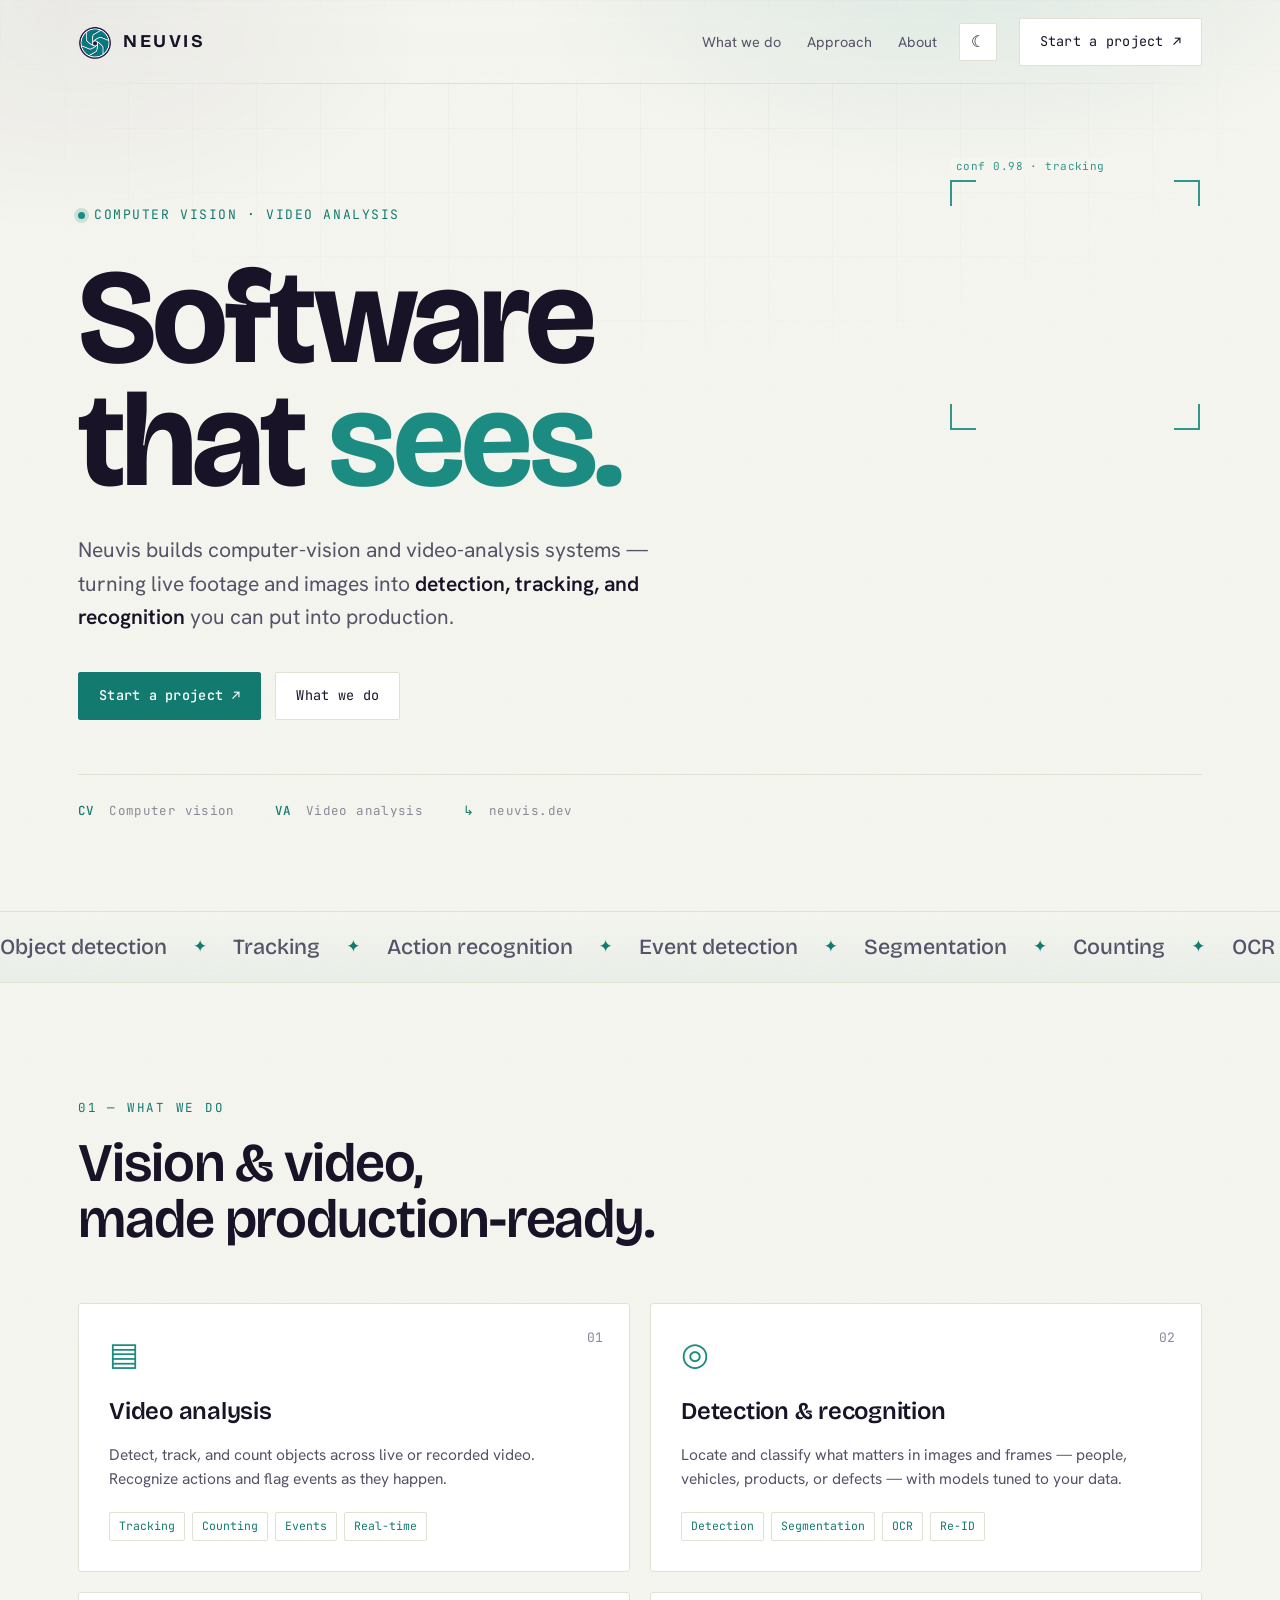
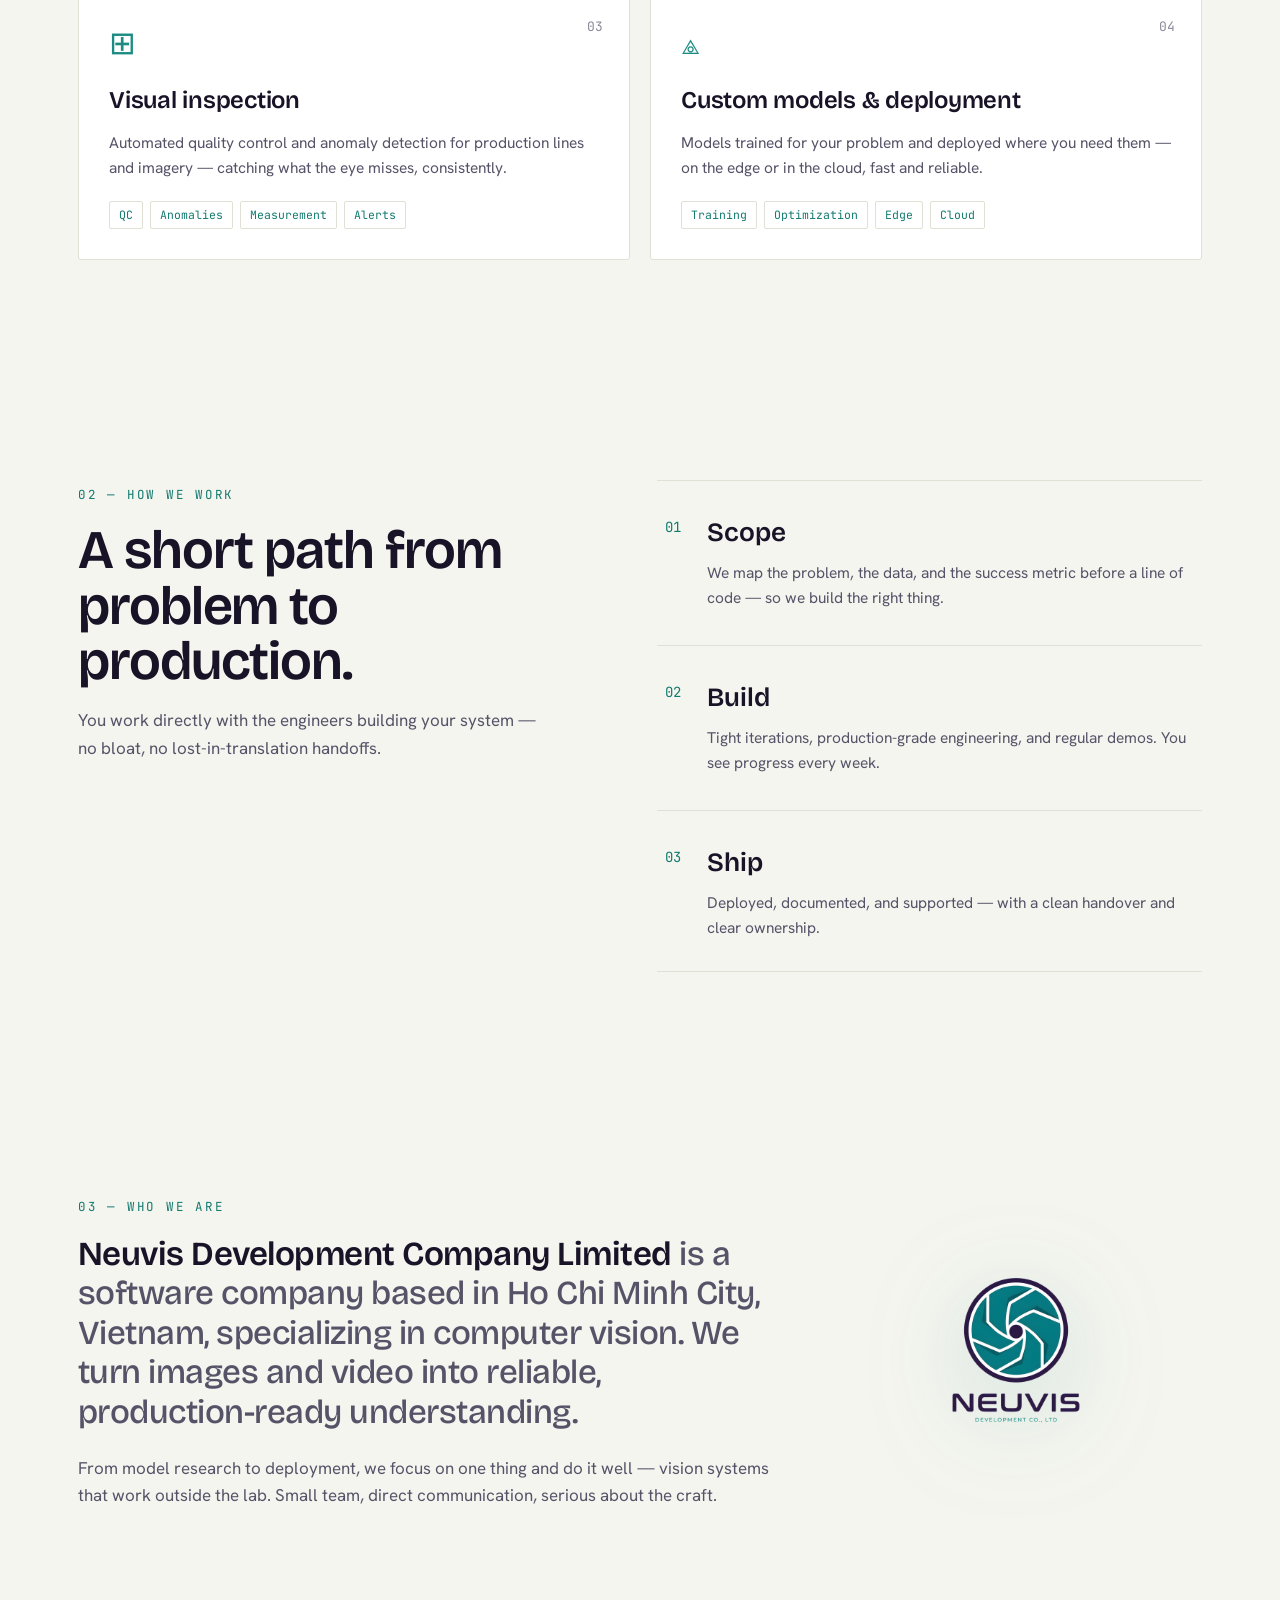
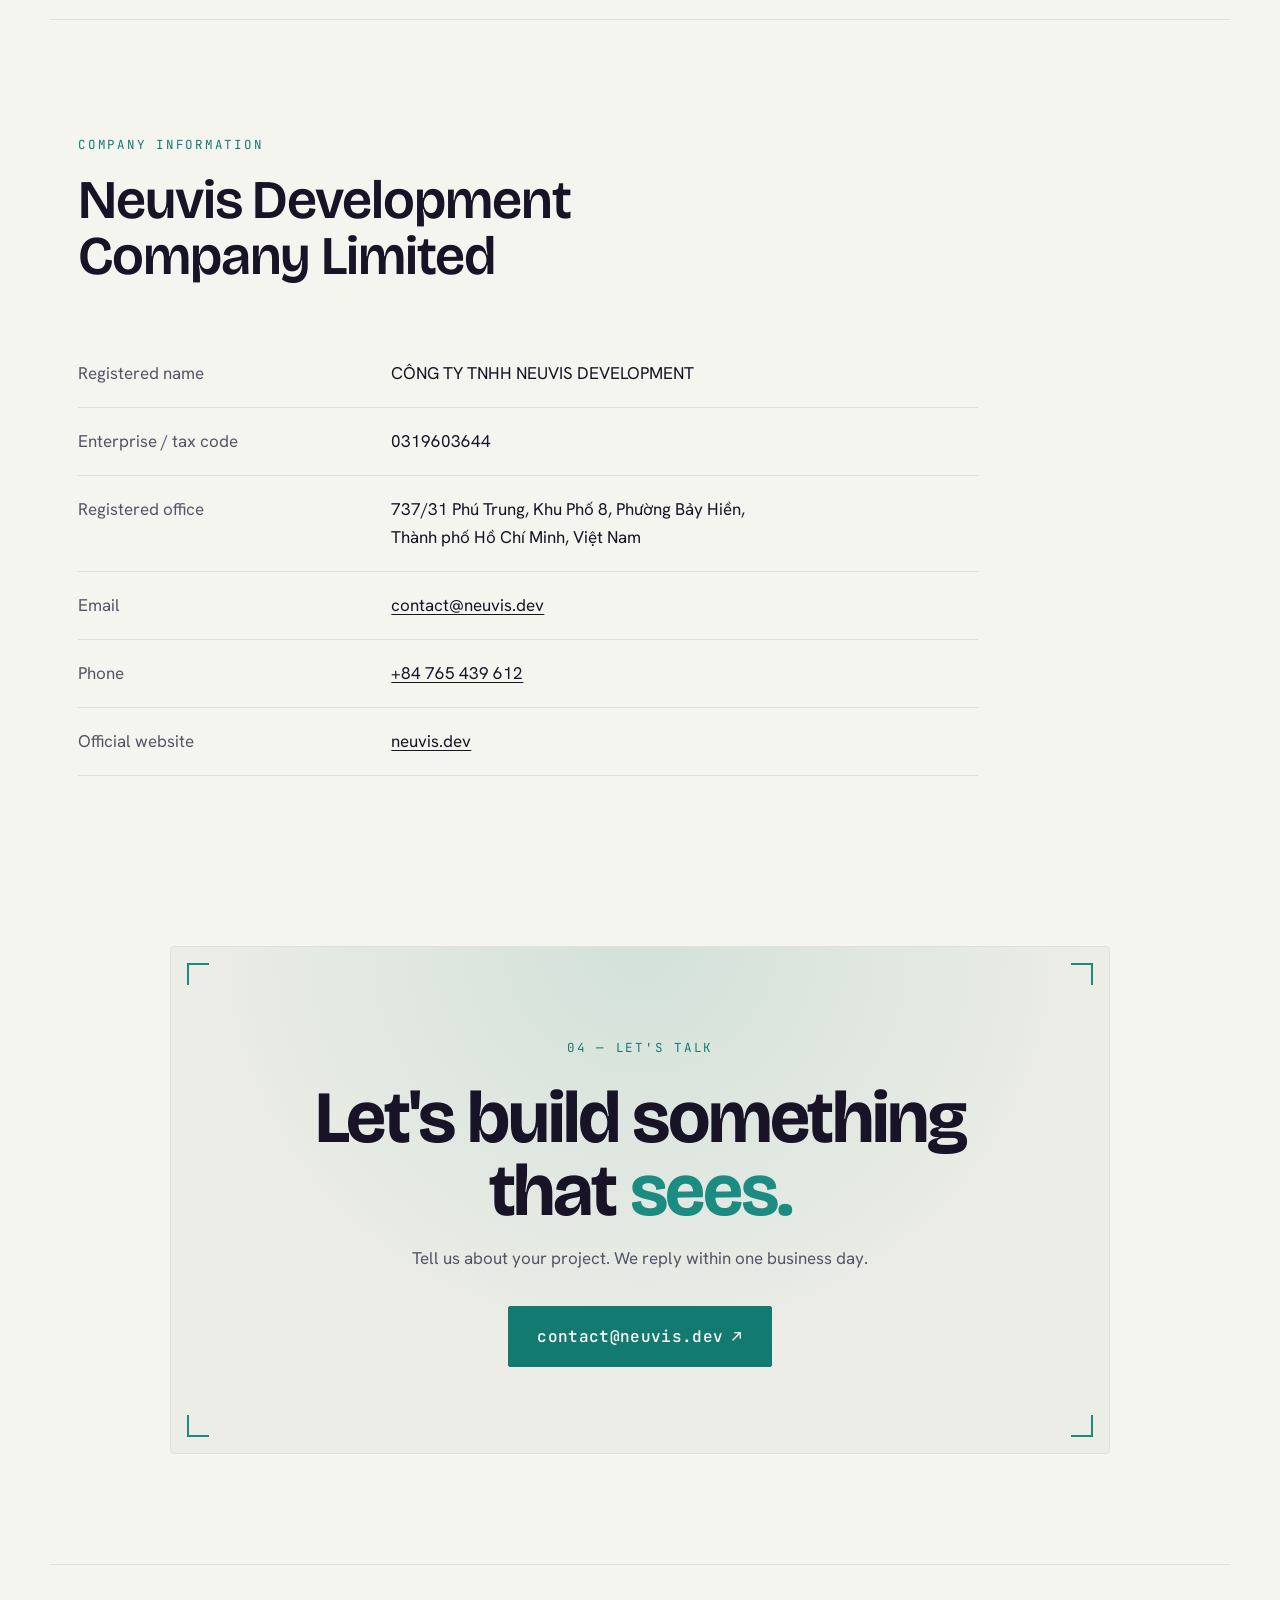
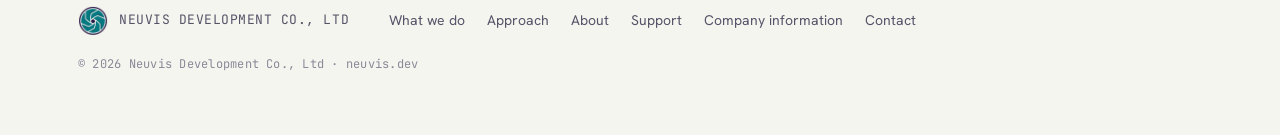
<file: index.html>
﻿<!DOCTYPE html>
<html lang="en">
<head>
<meta charset="UTF-8" />
<meta name="viewport" content="width=device-width, initial-scale=1.0" />
<title>Neuvis — Computer vision & video analysis</title>
<meta name="description" content="Neuvis builds computer-vision and video-analysis systems — detection, tracking, and recognition turned into reliable, production-ready software." />
<meta name="theme-color" content="#f5f5f0" />

<meta property="og:type" content="website" />
<meta property="og:title" content="Neuvis — Software that sees" />
<meta property="og:description" content="Computer-vision and video-analysis systems — detection, tracking, and recognition, production-ready." />
<meta property="og:image" content="assets/og.png" />
<meta property="og:url" content="https://neuvis.dev" />
<meta name="twitter:card" content="summary_large_image" />

<link rel="icon" type="image/png" href="assets/favicon.png" />
<link rel="apple-touch-icon" href="assets/apple-touch-icon.png" />
<link rel="canonical" href="https://neuvis.dev" />

<script>try{var t=localStorage.getItem('neuvis-theme');if(t)document.documentElement.setAttribute('data-theme',t);}catch(e){}</script>

<link rel="preconnect" href="https://fonts.googleapis.com" />
<link rel="preconnect" href="https://fonts.gstatic.com" crossorigin />
<link href="https://fonts.googleapis.com/css2?family=Bricolage+Grotesque:opsz,wght@12..96,400;12..96,500;12..96,600;12..96,700;12..96,800&family=Hanken+Grotesk:wght@400;500;600&family=JetBrains+Mono:wght@400;500&display=swap" rel="stylesheet" />
<link rel="stylesheet" href="styles.css?v=20261107-company" />
</head>
<body>
<div class="grain" aria-hidden="true"></div>
<div class="grid-bg" aria-hidden="true"></div>

<!-- NAV -->
<header class="nav" id="top">
  <a class="nav__brand" href="#top" aria-label="Neuvis home">
    <img src="assets/mark.png" alt="" class="nav__mark" width="34" height="34" />
    <span class="nav__name">NEUVIS</span>
  </a>
  <nav class="nav__links" aria-label="Primary">
    <a href="#services">What we do</a>
    <a href="#approach">Approach</a>
    <a href="#about">About</a>
  </nav>
  <button class="theme" id="themeBtn" aria-label="Switch to dark mode" title="Toggle theme"><span class="theme__icon">☾</span></button>
  <a href="mailto:contact@neuvis.dev" class="btn btn--ghost nav__cta">
    <span>Start a project</span><i class="arrow">↗</i>
  </a>
  <button class="nav__menu" aria-label="Menu" id="menuBtn">≡</button>
</header>

<main>
  <!-- HERO -->
  <section class="hero">
    <div class="reticle" aria-hidden="true">
      <span class="reticle__b tl"></span><span class="reticle__b tr"></span>
      <span class="reticle__b bl"></span><span class="reticle__b br"></span>
      <span class="reticle__label">conf 0.98 · tracking</span>
    </div>
    <p class="hero__eyebrow reveal">
      <span class="dot"></span>Computer vision · Video analysis
    </p>
    <h1 class="hero__title">
      <span class="reveal" style="--d:1">Software</span>
      <span class="reveal" style="--d:2">that <em>sees.</em></span>
    </h1>
    <p class="hero__lede reveal" style="--d:3">
      Neuvis builds computer-vision and video-analysis systems — turning live
      footage and images into <strong>detection, tracking, and recognition</strong>
      you can put into production.
    </p>
    <div class="hero__cta reveal" style="--d:4">
      <a href="mailto:contact@neuvis.dev" class="btn btn--solid">
        <span>Start a project</span><i class="arrow">↗</i>
      </a>
      <a href="#services" class="btn btn--ghost"><span>What we do</span></a>
    </div>
    <div class="hero__meta reveal" style="--d:5">
      <span><b>CV</b> Computer vision</span>
      <span><b>VA</b> Video analysis</span>
      <span><b>↳</b> neuvis.dev</span>
    </div>
  </section>

  <!-- MARQUEE -->
  <div class="marquee" aria-hidden="true">
    <div class="marquee__track">
      <span>Object detection</span><i>✦</i><span>Tracking</span><i>✦</i>
      <span>Action recognition</span><i>✦</i><span>Event detection</span><i>✦</i><span>Segmentation</span><i>✦</i>
      <span>Counting</span><i>✦</i><span>OCR</span><i>✦</i><span>Visual inspection</span><i>✦</i>
      <span>Object detection</span><i>✦</i><span>Tracking</span><i>✦</i>
      <span>Action recognition</span><i>✦</i><span>Event detection</span><i>✦</i><span>Segmentation</span><i>✦</i>
      <span>Counting</span><i>✦</i><span>OCR</span><i>✦</i><span>Visual inspection</span><i>✦</i>
    </div>
  </div>

  <!-- SERVICES -->
  <section class="section" id="services">
    <div class="section__head">
      <span class="kicker">01 — What we do</span>
      <h2 class="section__title reveal">Vision &amp; video,<br />made production-ready.</h2>
    </div>
    <div class="cards">
      <article class="card reveal">
        <span class="card__no">01</span>
        <div class="card__icon">▤</div>
        <h3>Video analysis</h3>
        <p>Detect, track, and count objects across live or recorded video. Recognize
        actions and flag events as they happen.</p>
        <ul class="tags"><li>Tracking</li><li>Counting</li><li>Events</li><li>Real-time</li></ul>
      </article>
      <article class="card reveal">
        <span class="card__no">02</span>
        <div class="card__icon">◎</div>
        <h3>Detection &amp; recognition</h3>
        <p>Locate and classify what matters in images and frames — people, vehicles,
        products, or defects — with models tuned to your data.</p>
        <ul class="tags"><li>Detection</li><li>Segmentation</li><li>OCR</li><li>Re-ID</li></ul>
      </article>
      <article class="card reveal">
        <span class="card__no">03</span>
        <div class="card__icon">⊞</div>
        <h3>Visual inspection</h3>
        <p>Automated quality control and anomaly detection for production lines and
        imagery — catching what the eye misses, consistently.</p>
        <ul class="tags"><li>QC</li><li>Anomalies</li><li>Measurement</li><li>Alerts</li></ul>
      </article>
      <article class="card reveal">
        <span class="card__no">04</span>
        <div class="card__icon">⟁</div>
        <h3>Custom models &amp; deployment</h3>
        <p>Models trained for your problem and deployed where you need them — on the
        edge or in the cloud, fast and reliable.</p>
        <ul class="tags"><li>Training</li><li>Optimization</li><li>Edge</li><li>Cloud</li></ul>
      </article>
    </div>
  </section>

  <!-- APPROACH -->
  <section class="section section--split" id="approach">
    <div class="section__head">
      <span class="kicker">02 — How we work</span>
      <h2 class="section__title reveal">A short path from<br />problem to production.</h2>
      <p class="section__lede reveal">You work directly with the engineers building
      your system — no bloat, no lost-in-translation handoffs.</p>
    </div>
    <ol class="steps">
      <li class="step reveal">
        <span class="step__no">01</span>
        <div><h3>Scope</h3>
        <p>We map the problem, the data, and the success metric before a line of code —
        so we build the right thing.</p></div>
      </li>
      <li class="step reveal">
        <span class="step__no">02</span>
        <div><h3>Build</h3>
        <p>Tight iterations, production-grade engineering, and regular demos. You see
        progress every week.</p></div>
      </li>
      <li class="step reveal">
        <span class="step__no">03</span>
        <div><h3>Ship</h3>
        <p>Deployed, documented, and supported — with a clean handover and clear
        ownership.</p></div>
      </li>
    </ol>
  </section>

  <!-- ABOUT -->
  <section class="section section--about" id="about">
    <div class="about">
      <span class="kicker">03 — Who we are</span>
      <p class="about__lead reveal">
        <strong>Neuvis Development Company Limited</strong> is a software company
        based in Ho Chi Minh City, Vietnam, specializing in computer vision.
        We turn images and
        video into reliable, production-ready understanding.
      </p>
      <p class="reveal">From model research to deployment, we focus on one thing and
      do it well — vision systems that work outside the lab. Small team, direct
      communication, serious about the craft.</p>
    </div>
    <figure class="about__logo reveal" aria-hidden="true">
      <img src="assets/logo.png" alt="" width="360" />
    </figure>
  </section>

  <section class="section company" id="company" aria-labelledby="company-title">
    <div class="section__head">
      <span class="kicker">Company information</span>
      <h2 class="section__title" id="company-title">Neuvis Development<br />Company Limited</h2>
    </div>
    <dl class="company__details">
      <div><dt>Registered name</dt><dd lang="vi">CÔNG TY TNHH NEUVIS DEVELOPMENT</dd></div>
      <div><dt>Enterprise / tax code</dt><dd>0319603644</dd></div>
      <div><dt>Registered office</dt><dd><address lang="vi">737/31 Phú Trung, Khu Phố 8, Phường Bảy Hiền,<br />Thành phố Hồ Chí Minh, Việt Nam</address></dd></div>
      <div><dt>Email</dt><dd><a href="mailto:contact@neuvis.dev">contact@neuvis.dev</a></dd></div>
      <div><dt>Phone</dt><dd><a href="tel:+84765439612">+84 765 439 612</a></dd></div>
      <div><dt>Official website</dt><dd><a href="https://neuvis.dev/">neuvis.dev</a></dd></div>
    </dl>
  </section>

  <!-- CONTACT -->
  <section class="contact" id="contact">
    <span class="reticle__b tl"></span><span class="reticle__b tr"></span>
    <span class="reticle__b bl"></span><span class="reticle__b br"></span>
    <span class="kicker">04 — Let's talk</span>
    <h2 class="contact__title reveal">Let's build something<br />that <em>sees.</em></h2>
    <p class="contact__lede reveal">Tell us about your project. We reply within one business day.</p>
    <a href="mailto:contact@neuvis.dev" class="btn btn--solid btn--lg reveal">
      <span>contact@neuvis.dev</span><i class="arrow">↗</i>
    </a>
  </section>
</main>

<footer class="footer">
  <div class="footer__brand">
    <img src="assets/mark.png" alt="" width="30" height="30" />
    <span>NEUVIS DEVELOPMENT CO., LTD</span>
  </div>
  <nav class="footer__links" aria-label="Footer">
    <a href="#services">What we do</a>
    <a href="#approach">Approach</a>
    <a href="#about">About</a>
    <a href="support/">Support</a>
    <a href="#company">Company information</a>
    <a href="mailto:contact@neuvis.dev">Contact</a>
  </nav>
  <p class="footer__legal">© <span id="yr">2026</span> Neuvis Development Co., Ltd · neuvis.dev</p>
</footer>

<script src="script.js"></script>
</body>
</html>
</file>
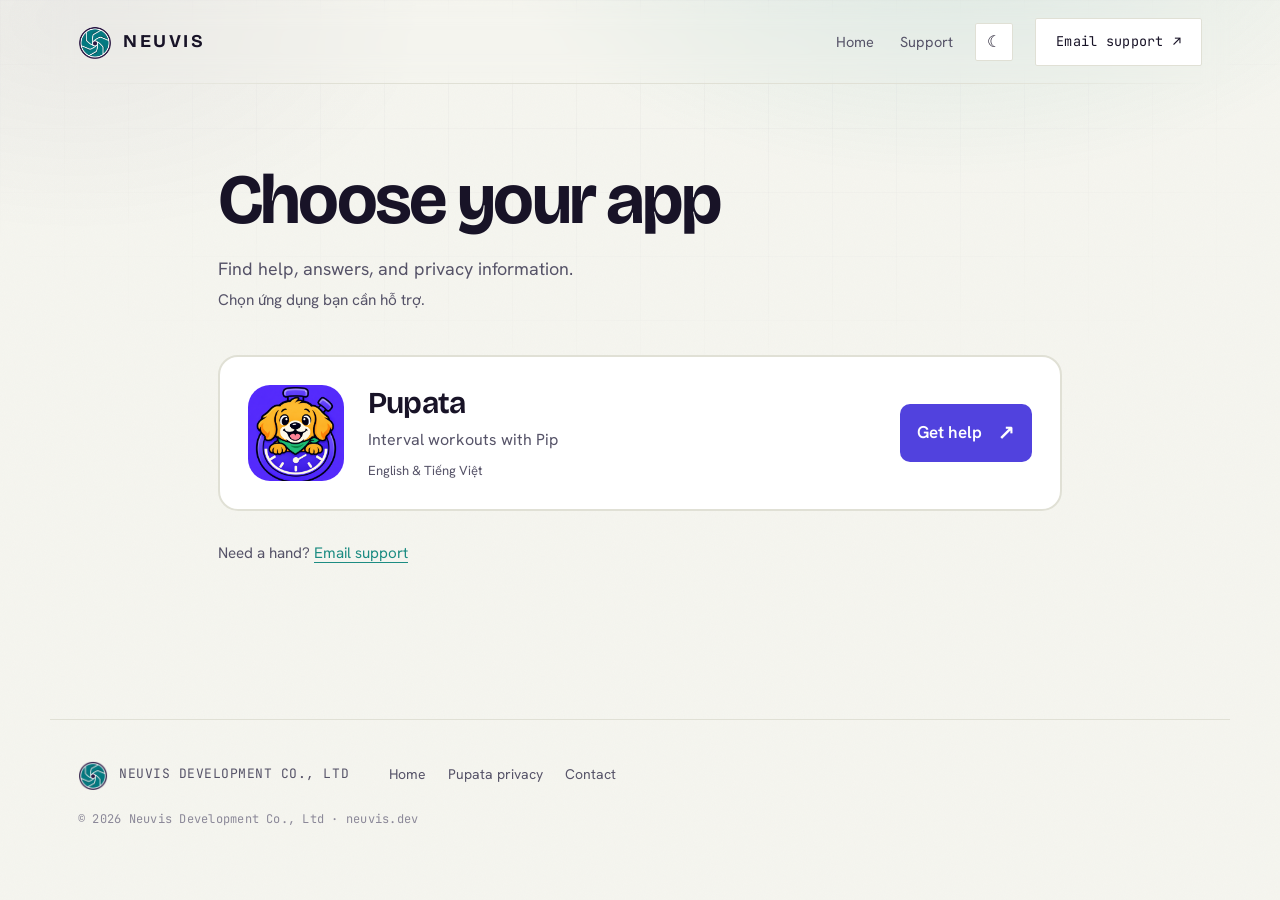
<file: support/index.html>
<!DOCTYPE html>
<html lang="en">
<head>
<meta charset="UTF-8" />
<meta name="viewport" content="width=device-width, initial-scale=1.0" />
<title>App support — Neuvis</title>
<meta name="description" content="Choose your Neuvis app for help, troubleshooting, and privacy information." />
<meta name="theme-color" content="#f5f5f0" />

<meta property="og:type" content="website" />
<meta property="og:title" content="Neuvis app support" />
<meta property="og:description" content="Choose your app to find support and privacy information." />
<meta property="og:image" content="https://neuvis.dev/assets/og.png" />
<meta property="og:url" content="https://neuvis.dev/support/" />
<meta name="twitter:card" content="summary_large_image" />

<link rel="icon" type="image/png" href="../assets/favicon.png" />
<link rel="apple-touch-icon" href="../assets/apple-touch-icon.png" />
<link rel="canonical" href="https://neuvis.dev/support/" />

<script>try{var t=localStorage.getItem('neuvis-theme');if(t)document.documentElement.setAttribute('data-theme',t);}catch(e){}</script>

<link rel="preconnect" href="https://fonts.googleapis.com" />
<link rel="preconnect" href="https://fonts.gstatic.com" crossorigin />
<link href="https://fonts.googleapis.com/css2?family=Bricolage+Grotesque:opsz,wght@12..96,400;12..96,500;12..96,600;12..96,700;12..96,800&amp;family=Hanken+Grotesk:wght@400;500;600&amp;family=JetBrains+Mono:wght@400;500&amp;display=swap" rel="stylesheet" />
<link rel="stylesheet" href="../styles.css" />
<link rel="stylesheet" href="selector.css" />
<script>
// Keep previously published app-specific bookmarks working after the picker move.
(function () {
  var legacy = ['#privacy', '#english', '#tieng-viet', '#contact'];
  function redirectLegacyBookmark() {
    if (legacy.indexOf(location.hash) !== -1) {
      location.replace('pupata/' + location.hash);
    }
  }
  window.addEventListener('hashchange', redirectLegacyBookmark);
  redirectLegacyBookmark();
})();
</script>
</head>
<body>
<div class="grain" aria-hidden="true"></div>
<div class="grid-bg" aria-hidden="true"></div>
<header class="nav" id="top">
  <a class="nav__brand" href="../" aria-label="Neuvis home">
    <img src="../assets/mark.png" alt="" class="nav__mark" width="34" height="34" />
    <span class="nav__name">NEUVIS</span>
  </a>
  <nav class="nav__links" aria-label="Primary">
    <a href="../">Home</a>
    <a href="./" aria-current="page">Support</a>
  </nav>
  <button class="theme" id="themeBtn" aria-label="Switch to dark mode" title="Toggle theme"><span class="theme__icon">☾</span></button>
  <a href="mailto:support@neuvis.dev" class="btn btn--ghost nav__cta"><span>Email support</span><i class="arrow" aria-hidden="true">↗</i></a>
  <button class="nav__menu" aria-label="Menu" id="menuBtn">≡</button>
</header>
<main class="support-picker">
  <div class="picker-heading">
    <h1>Choose your app</h1>
    <p>Find help, answers, and privacy information.</p>
    <p class="picker-translation" lang="vi">Chọn ứng dụng bạn cần hỗ trợ.</p>
  </div>
  <ul class="app-list" aria-label="Apps">
    <!-- Add each app here with its own support route, icon, and identity. -->
    <li>
      <a class="app-choice app-choice--pupata" href="pupata/" aria-label="Pupata support">
        <img class="app-choice__icon" src="../assets/pupata/icon.png" width="96" height="96" alt="" />
        <div class="app-choice__copy">
          <h2>Pupata</h2>
          <p>Interval workouts with Pip</p>
          <span class="app-choice__languages">English &amp; Tiếng Việt</span>
        </div>
        <span class="app-choice__action">Get help <span aria-hidden="true">↗</span></span>
      </a>
    </li>
  </ul>
  <p class="picker-contact">Need a hand? <a href="mailto:support@neuvis.dev">Email support</a></p>
  <noscript><p id="privacy">Looking for privacy information? <a href="pupata/#privacy">Read Pupata’s privacy notice.</a></p></noscript>
</main>
<footer class="footer">
  <div class="footer__brand"><img src="../assets/mark.png" alt="" width="30" height="30" /><span>NEUVIS DEVELOPMENT CO., LTD</span></div>
  <nav class="footer__links" aria-label="Footer"><a href="../">Home</a><a href="pupata/#privacy">Pupata privacy</a><a href="mailto:support@neuvis.dev">Contact</a></nav>
  <p class="footer__legal">© <span id="yr">2026</span> Neuvis Development Co., Ltd · neuvis.dev</p>
</footer>
<script src="../script.js"></script>
</body>
</html>
</file>
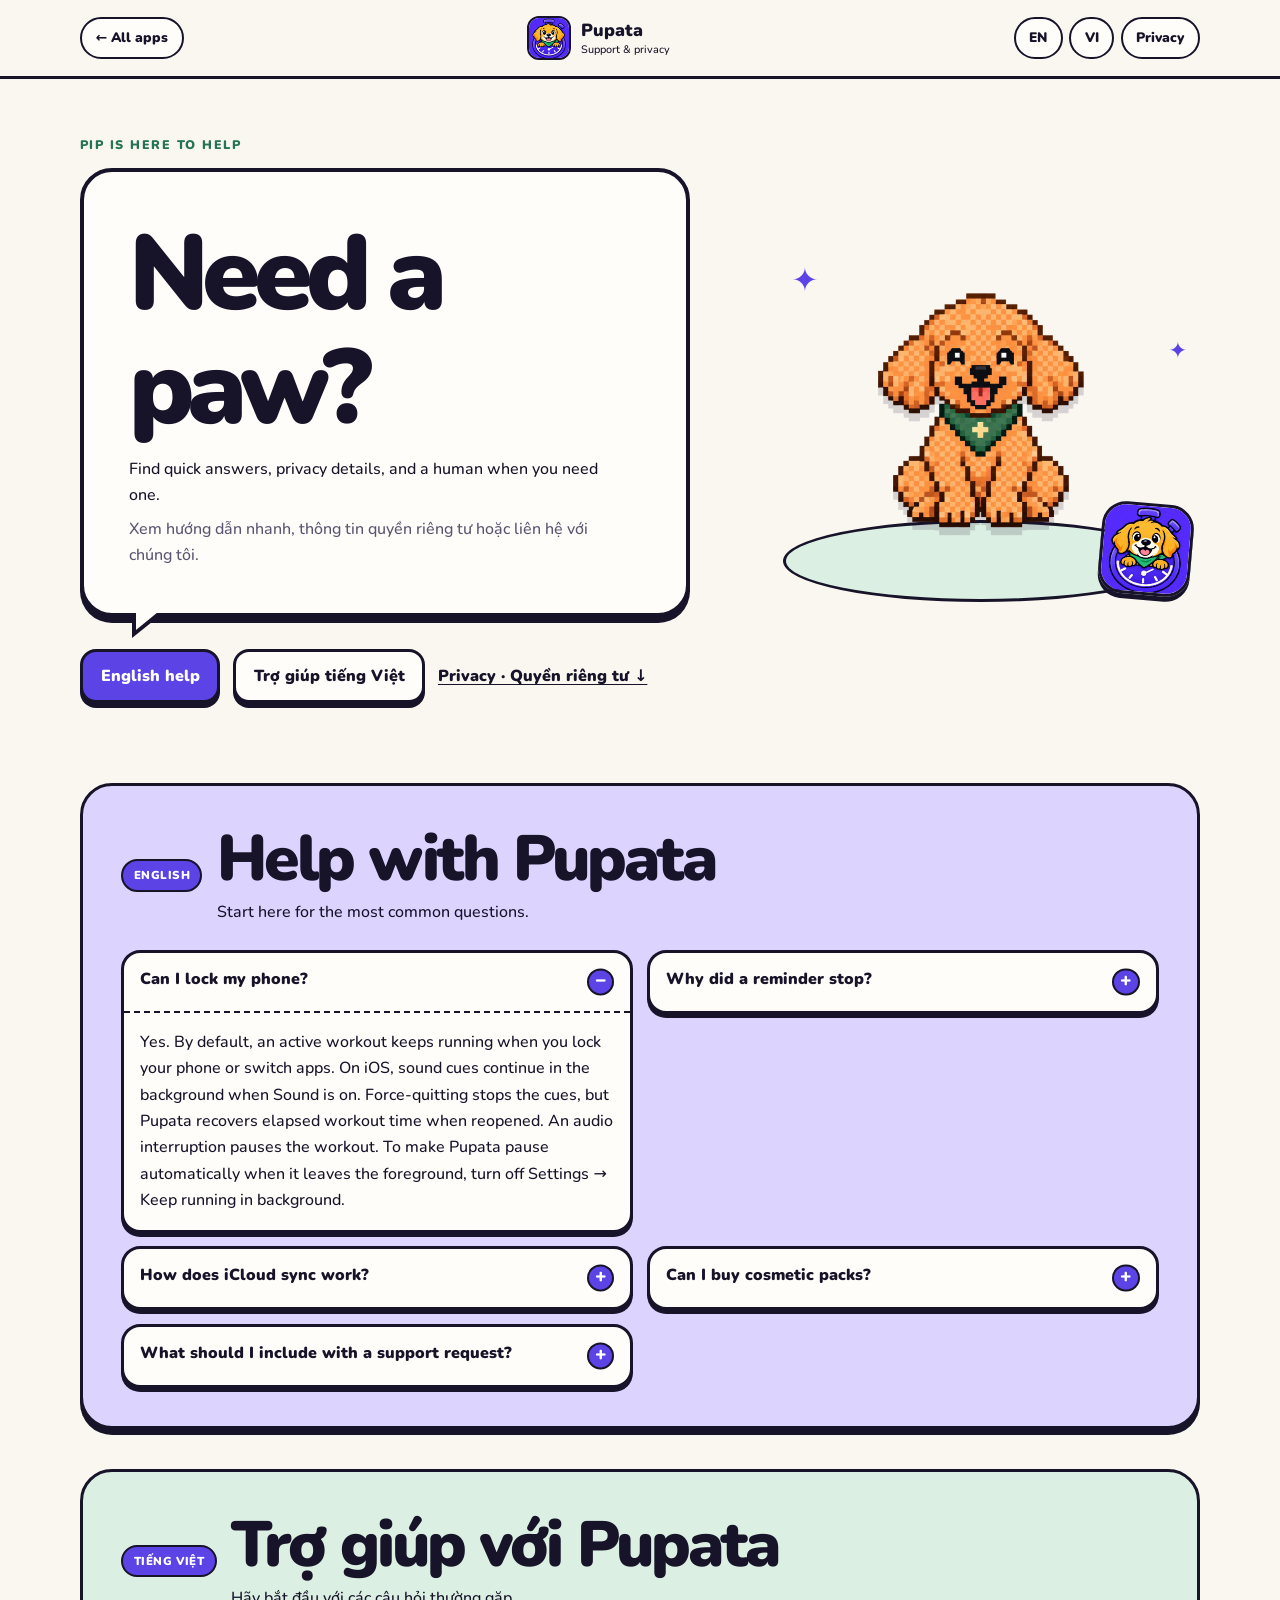
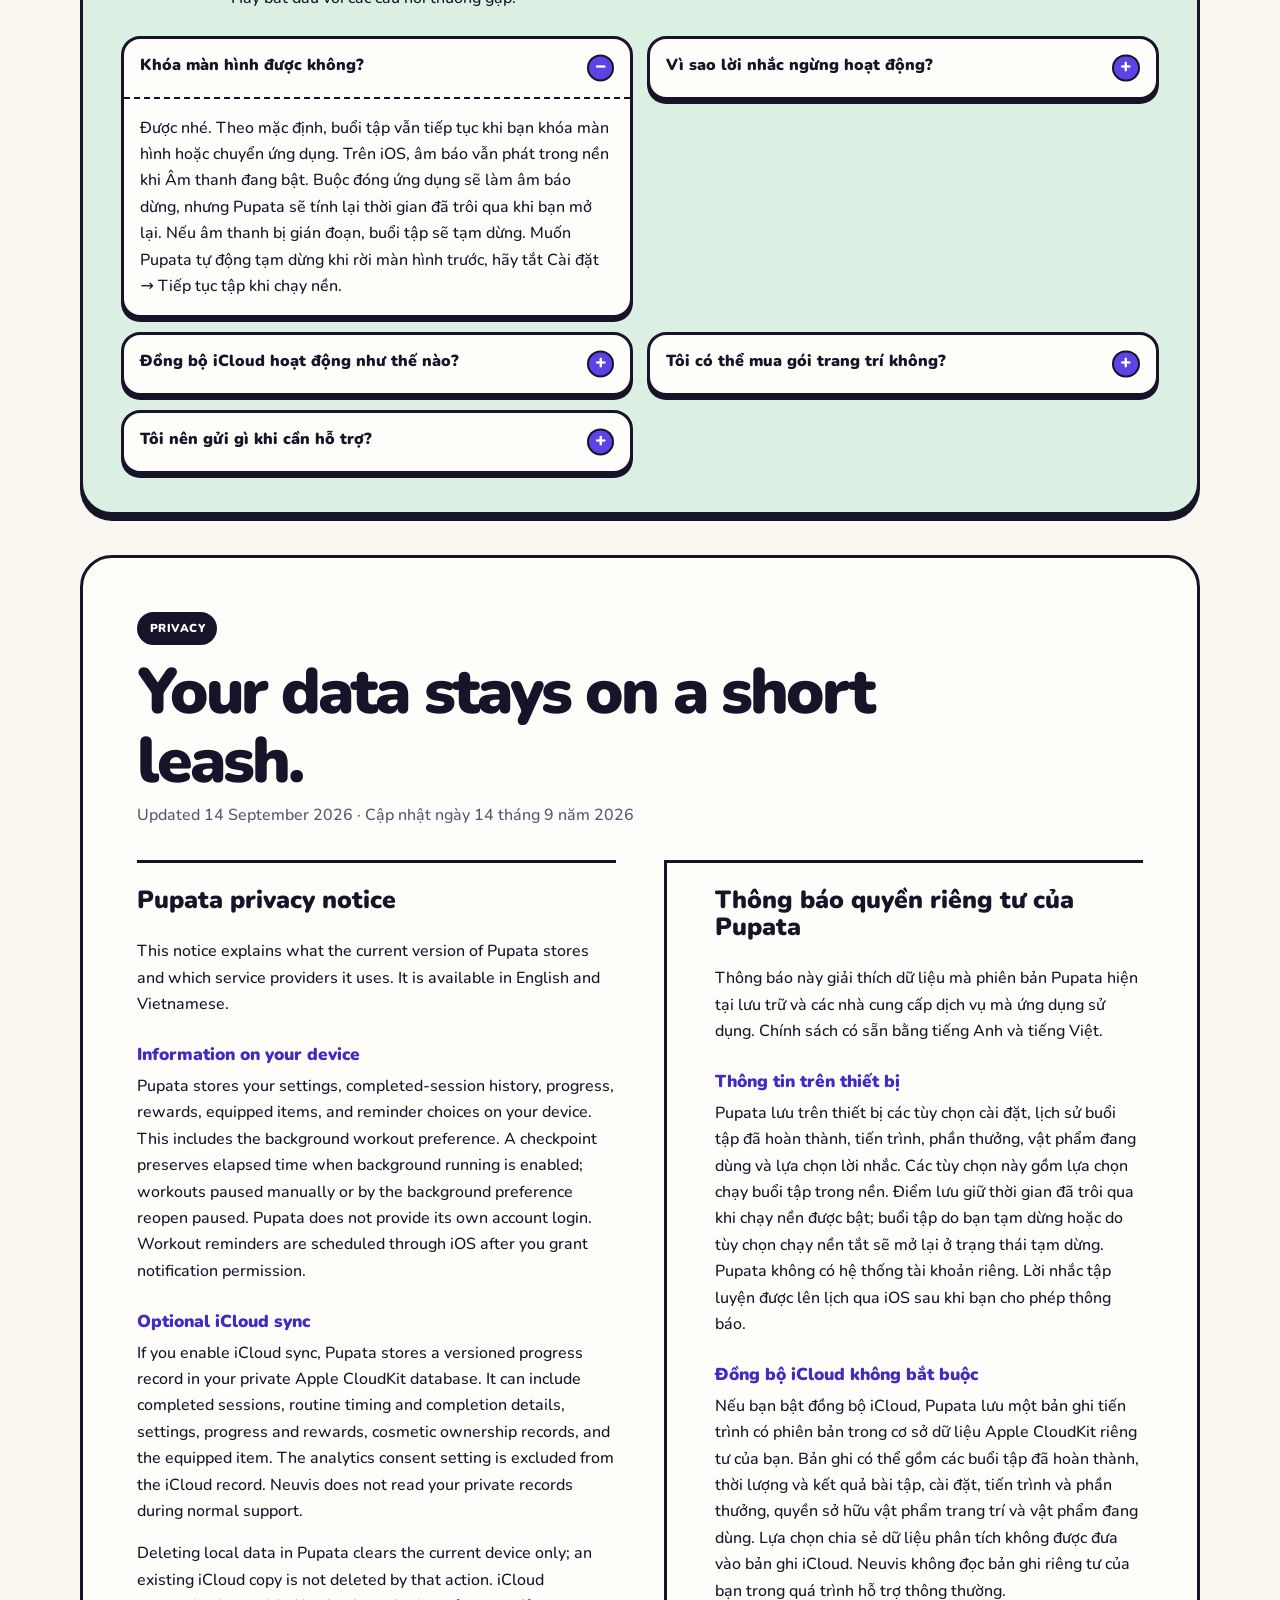
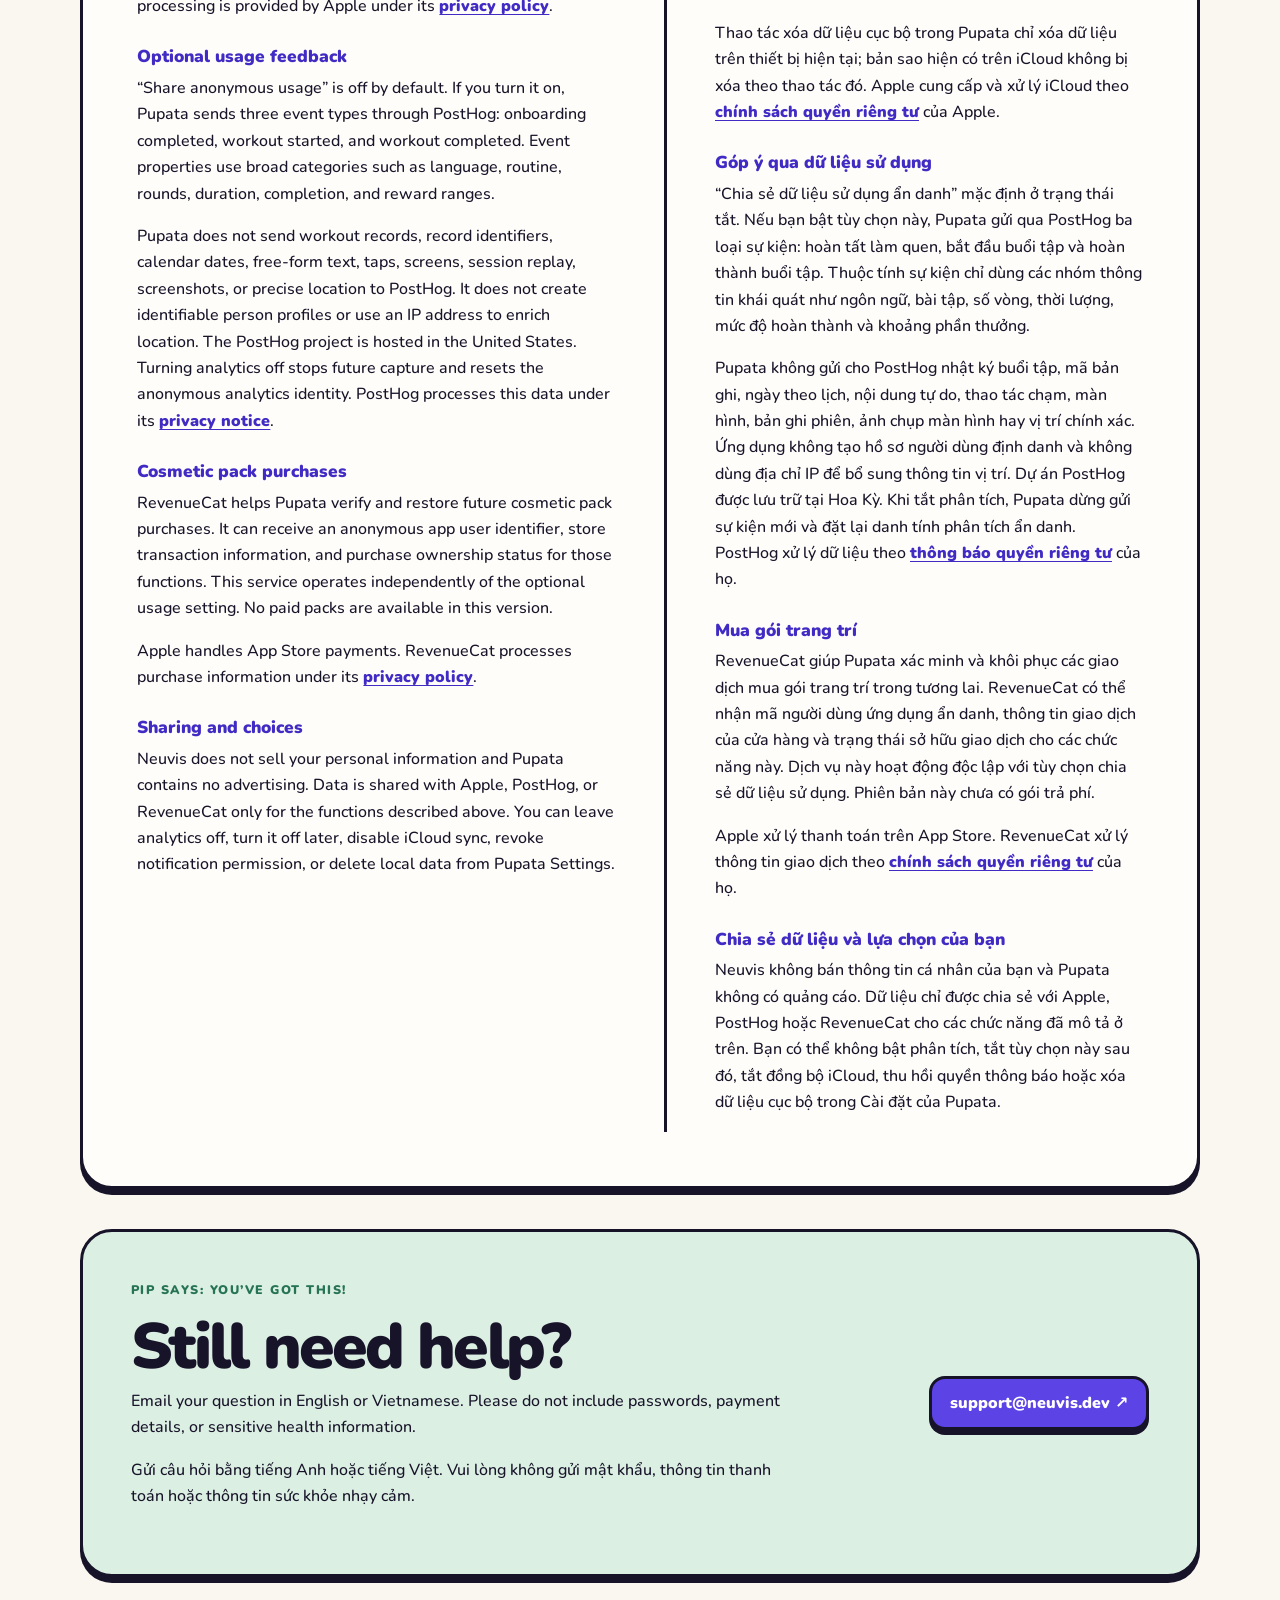
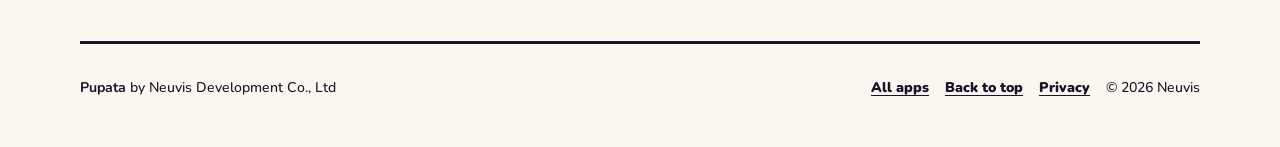
<file: support/pupata/index.html>
<!doctype html>
<html lang="en">
<head>
  <meta charset="utf-8">
  <meta name="viewport" content="width=device-width, initial-scale=1">
  <title>Pupata support &amp; privacy — Neuvis</title>
  <meta name="description" content="English and Vietnamese help and privacy information for Pupata, a gentle movement timer from Neuvis.">
  <meta name="theme-color" content="#5b43e6">
  <meta property="og:type" content="website">
  <meta property="og:title" content="Pupata support &amp; privacy">
  <meta property="og:description" content="Help, privacy details, and contact information for Pupata.">
  <meta property="og:image" content="https://neuvis.dev/assets/pupata/icon.png">
  <meta property="og:url" content="https://neuvis.dev/support/pupata/">
  <link rel="canonical" href="https://neuvis.dev/support/pupata/">
  <link rel="icon" type="image/png" href="../../assets/pupata/icon.png">
  <link rel="apple-touch-icon" href="../../assets/pupata/icon.png">
  <link rel="stylesheet" href="theme.css">
</head>
<body>
  <a class="skip-link" href="#main">Skip to content</a>

  <header class="topbar" id="top">
    <div class="topbar__inner">
      <a class="all-apps" href="../" aria-label="Back to all app support">← All apps</a>
      <a class="brand" href="#top" aria-label="Pupata support home">
        <img src="../../assets/pupata/icon.png" alt="" width="48" height="48">
        <span><strong>Pupata</strong><small>Support &amp; privacy</small></span>
      </a>
      <nav class="topnav" aria-label="Languages and privacy">
        <a href="#english">EN</a>
        <a href="#tieng-viet" lang="vi">VI</a>
        <a href="#privacy">Privacy</a>
      </nav>
    </div>
  </header>

  <main id="main">
    <section class="hero" aria-labelledby="hero-title">
      <div class="hero__copy">
        <p class="eyebrow">Pip is here to help</p>
        <div class="speech-bubble">
          <h1 id="hero-title">Need a paw?</h1>
          <p>Find quick answers, privacy details, and a human when you need one.</p>
          <p lang="vi">Xem hướng dẫn nhanh, thông tin quyền riêng tư hoặc liên hệ với chúng tôi.</p>
        </div>
        <div class="quick-links" aria-label="Jump to a section">
          <a class="button button--purple" href="#english">English help</a>
          <a class="button button--cream" href="#tieng-viet" lang="vi">Trợ giúp tiếng Việt</a>
          <a class="text-link" href="#privacy">Privacy · Quyền riêng tư ↓</a>
        </div>
      </div>
      <div class="hero__art" aria-hidden="true">
        <span class="spark spark--one">✦</span>
        <span class="spark spark--two">✦</span>
        <img class="pip" src="../../assets/pupata/pip-idle.png" alt="">
        <img class="timer-icon" src="../../assets/pupata/icon.png" alt="">
        <span class="hero__floor"></span>
      </div>
    </section>

    <section class="help-section" id="english" lang="en" aria-labelledby="english-title">
      <div class="section-heading">
        <span class="section-chip">English</span>
        <div>
          <h2 id="english-title">Help with Pupata</h2>
          <p>Start here for the most common questions.</p>
        </div>
      </div>
      <div class="faq-list">
        <details open>
          <summary>Can I lock my phone?</summary>
          <div class="answer"><p>Yes. By default, an active workout keeps running when you lock your phone or switch apps. On iOS, sound cues continue in the background when Sound is on. Force-quitting stops the cues, but Pupata recovers elapsed workout time when reopened. An audio interruption pauses the workout. To make Pupata pause automatically when it leaves the foreground, turn off Settings → Keep running in background.</p></div>
        </details>
        <details>
          <summary>Why did a reminder stop?</summary>
          <div class="answer"><p>Enable reminders inside Pupata, then allow notifications in iOS Settings. If reminders stop, confirm notification permission and the scheduled time in Pupata.</p></div>
        </details>
        <details>
          <summary>How does iCloud sync work?</summary>
          <div class="answer"><p>Sign in to iCloud on the device and enable iCloud sync in Pupata. Keep the app open briefly after a change so it can finish. Sync requires network access and the same iCloud account on each device.</p></div>
        </details>
        <details>
          <summary>Can I buy cosmetic packs?</summary>
          <div class="answer"><p>This version of Pupata has no paid packs available. Future purchases, if offered, will be cosmetic packs only. Level-earned outfits and progress rewards will remain earned in the app.</p></div>
        </details>
        <details>
          <summary>What should I include with a support request?</summary>
          <div class="answer"><p>Settings includes an export for technical diagnostics. Review the export before attaching it to an email. You can also tell us your iOS version, Pupata version, and the steps that led to the problem.</p></div>
        </details>
      </div>
    </section>

    <section class="help-section" id="tieng-viet" lang="vi" aria-labelledby="vietnamese-title">
      <div class="section-heading">
        <span class="section-chip">Tiếng Việt</span>
        <div>
          <h2 id="vietnamese-title">Trợ giúp với Pupata</h2>
          <p>Hãy bắt đầu với các câu hỏi thường gặp.</p>
        </div>
      </div>
      <div class="faq-list">
        <details open>
          <summary>Khóa màn hình được không?</summary>
          <div class="answer"><p>Được nhé. Theo mặc định, buổi tập vẫn tiếp tục khi bạn khóa màn hình hoặc chuyển ứng dụng. Trên iOS, âm báo vẫn phát trong nền khi Âm thanh đang bật. Buộc đóng ứng dụng sẽ làm âm báo dừng, nhưng Pupata sẽ tính lại thời gian đã trôi qua khi bạn mở lại. Nếu âm thanh bị gián đoạn, buổi tập sẽ tạm dừng. Muốn Pupata tự động tạm dừng khi rời màn hình trước, hãy tắt Cài đặt → Tiếp tục tập khi chạy nền.</p></div>
        </details>
        <details>
          <summary>Vì sao lời nhắc ngừng hoạt động?</summary>
          <div class="answer"><p>Bật lời nhắc trong Pupata, sau đó cho phép thông báo trong phần Cài đặt của iOS. Nếu lời nhắc ngừng hoạt động, hãy kiểm tra lại quyền thông báo và giờ nhắc trong Pupata.</p></div>
        </details>
        <details>
          <summary>Đồng bộ iCloud hoạt động như thế nào?</summary>
          <div class="answer"><p>Đăng nhập iCloud trên thiết bị và bật đồng bộ iCloud trong Pupata. Giữ ứng dụng mở một lúc sau khi thay đổi để hoàn tất đồng bộ. Các thiết bị cần có mạng và dùng cùng tài khoản iCloud.</p></div>
        </details>
        <details>
          <summary>Tôi có thể mua gói trang trí không?</summary>
          <div class="answer"><p>Phiên bản Pupata này chưa có gói trả phí. Nếu được cung cấp sau này, giao dịch chỉ dành cho các gói trang trí. Trang phục theo cấp độ và phần thưởng tiến trình vẫn phải được mở khóa trong ứng dụng.</p></div>
        </details>
        <details>
          <summary>Tôi nên gửi gì khi cần hỗ trợ?</summary>
          <div class="answer"><p>Trong Cài đặt có chức năng xuất dữ liệu chẩn đoán kỹ thuật. Hãy xem lại tệp trước khi đính kèm vào email. Bạn cũng có thể cho chúng tôi biết phiên bản iOS, phiên bản Pupata và các bước dẫn đến sự cố.</p></div>
        </details>
      </div>
    </section>

    <section class="privacy" id="privacy" aria-labelledby="privacy-title">
      <div class="privacy__heading">
        <span class="section-chip section-chip--ink">Privacy</span>
        <h2 id="privacy-title">Your data stays on a short leash.</h2>
        <p>Updated 14 September 2026 · Cập nhật ngày 14 tháng 9 năm 2026</p>
      </div>
      <div class="policy-grid">
        <article lang="en">
          <h3>Pupata privacy notice</h3>
          <p>This notice explains what the current version of Pupata stores and which service providers it uses. It is available in English and Vietnamese.</p>

          <h4>Information on your device</h4>
          <p>Pupata stores your settings, completed-session history, progress, rewards, equipped items, and reminder choices on your device. This includes the background workout preference. A checkpoint preserves elapsed time when background running is enabled; workouts paused manually or by the background preference reopen paused. Pupata does not provide its own account login. Workout reminders are scheduled through iOS after you grant notification permission.</p>

          <h4>Optional iCloud sync</h4>
          <p>If you enable iCloud sync, Pupata stores a versioned progress record in your private Apple CloudKit database. It can include completed sessions, routine timing and completion details, settings, progress and rewards, cosmetic ownership records, and the equipped item. The analytics consent setting is excluded from the iCloud record. Neuvis does not read your private records during normal support.</p>
          <p>Deleting local data in Pupata clears the current device only; an existing iCloud copy is not deleted by that action. iCloud processing is provided by Apple under its <a href="https://www.apple.com/legal/privacy/" rel="noopener noreferrer">privacy policy</a>.</p>

          <h4>Optional usage feedback</h4>
          <p>“Share anonymous usage” is off by default. If you turn it on, Pupata sends three event types through PostHog: onboarding completed, workout started, and workout completed. Event properties use broad categories such as language, routine, rounds, duration, completion, and reward ranges.</p>
          <p>Pupata does not send workout records, record identifiers, calendar dates, free-form text, taps, screens, session replay, screenshots, or precise location to PostHog. It does not create identifiable person profiles or use an IP address to enrich location. The PostHog project is hosted in the United States. Turning analytics off stops future capture and resets the anonymous analytics identity. PostHog processes this data under its <a href="https://posthog.com/privacy" rel="noopener noreferrer">privacy notice</a>.</p>

          <h4>Cosmetic pack purchases</h4>
          <p>RevenueCat helps Pupata verify and restore future cosmetic pack purchases. It can receive an anonymous app user identifier, store transaction information, and purchase ownership status for those functions. This service operates independently of the optional usage setting. No paid packs are available in this version.</p>
          <p>Apple handles App Store payments. RevenueCat processes purchase information under its <a href="https://www.revenuecat.com/privacy/" rel="noopener noreferrer">privacy policy</a>.</p>

          <h4>Sharing and choices</h4>
          <p>Neuvis does not sell your personal information and Pupata contains no advertising. Data is shared with Apple, PostHog, or RevenueCat only for the functions described above. You can leave analytics off, turn it off later, disable iCloud sync, revoke notification permission, or delete local data from Pupata Settings.</p>
        </article>

        <article lang="vi">
          <h3>Thông báo quyền riêng tư của Pupata</h3>
          <p>Thông báo này giải thích dữ liệu mà phiên bản Pupata hiện tại lưu trữ và các nhà cung cấp dịch vụ mà ứng dụng sử dụng. Chính sách có sẵn bằng tiếng Anh và tiếng Việt.</p>

          <h4>Thông tin trên thiết bị</h4>
          <p>Pupata lưu trên thiết bị các tùy chọn cài đặt, lịch sử buổi tập đã hoàn thành, tiến trình, phần thưởng, vật phẩm đang dùng và lựa chọn lời nhắc. Các tùy chọn này gồm lựa chọn chạy buổi tập trong nền. Điểm lưu giữ thời gian đã trôi qua khi chạy nền được bật; buổi tập do bạn tạm dừng hoặc do tùy chọn chạy nền tắt sẽ mở lại ở trạng thái tạm dừng. Pupata không có hệ thống tài khoản riêng. Lời nhắc tập luyện được lên lịch qua iOS sau khi bạn cho phép thông báo.</p>

          <h4>Đồng bộ iCloud không bắt buộc</h4>
          <p>Nếu bạn bật đồng bộ iCloud, Pupata lưu một bản ghi tiến trình có phiên bản trong cơ sở dữ liệu Apple CloudKit riêng tư của bạn. Bản ghi có thể gồm các buổi tập đã hoàn thành, thời lượng và kết quả bài tập, cài đặt, tiến trình và phần thưởng, quyền sở hữu vật phẩm trang trí và vật phẩm đang dùng. Lựa chọn chia sẻ dữ liệu phân tích không được đưa vào bản ghi iCloud. Neuvis không đọc bản ghi riêng tư của bạn trong quá trình hỗ trợ thông thường.</p>
          <p>Thao tác xóa dữ liệu cục bộ trong Pupata chỉ xóa dữ liệu trên thiết bị hiện tại; bản sao hiện có trên iCloud không bị xóa theo thao tác đó. Apple cung cấp và xử lý iCloud theo <a href="https://www.apple.com/vn/legal/privacy/" rel="noopener noreferrer">chính sách quyền riêng tư</a> của Apple.</p>

          <h4>Góp ý qua dữ liệu sử dụng</h4>
          <p>“Chia sẻ dữ liệu sử dụng ẩn danh” mặc định ở trạng thái tắt. Nếu bạn bật tùy chọn này, Pupata gửi qua PostHog ba loại sự kiện: hoàn tất làm quen, bắt đầu buổi tập và hoàn thành buổi tập. Thuộc tính sự kiện chỉ dùng các nhóm thông tin khái quát như ngôn ngữ, bài tập, số vòng, thời lượng, mức độ hoàn thành và khoảng phần thưởng.</p>
          <p>Pupata không gửi cho PostHog nhật ký buổi tập, mã bản ghi, ngày theo lịch, nội dung tự do, thao tác chạm, màn hình, bản ghi phiên, ảnh chụp màn hình hay vị trí chính xác. Ứng dụng không tạo hồ sơ người dùng định danh và không dùng địa chỉ IP để bổ sung thông tin vị trí. Dự án PostHog được lưu trữ tại Hoa Kỳ. Khi tắt phân tích, Pupata dừng gửi sự kiện mới và đặt lại danh tính phân tích ẩn danh. PostHog xử lý dữ liệu theo <a href="https://posthog.com/privacy" rel="noopener noreferrer">thông báo quyền riêng tư</a> của họ.</p>

          <h4>Mua gói trang trí</h4>
          <p>RevenueCat giúp Pupata xác minh và khôi phục các giao dịch mua gói trang trí trong tương lai. RevenueCat có thể nhận mã người dùng ứng dụng ẩn danh, thông tin giao dịch của cửa hàng và trạng thái sở hữu giao dịch cho các chức năng này. Dịch vụ này hoạt động độc lập với tùy chọn chia sẻ dữ liệu sử dụng. Phiên bản này chưa có gói trả phí.</p>
          <p>Apple xử lý thanh toán trên App Store. RevenueCat xử lý thông tin giao dịch theo <a href="https://www.revenuecat.com/privacy/" rel="noopener noreferrer">chính sách quyền riêng tư</a> của họ.</p>

          <h4>Chia sẻ dữ liệu và lựa chọn của bạn</h4>
          <p>Neuvis không bán thông tin cá nhân của bạn và Pupata không có quảng cáo. Dữ liệu chỉ được chia sẻ với Apple, PostHog hoặc RevenueCat cho các chức năng đã mô tả ở trên. Bạn có thể không bật phân tích, tắt tùy chọn này sau đó, tắt đồng bộ iCloud, thu hồi quyền thông báo hoặc xóa dữ liệu cục bộ trong Cài đặt của Pupata.</p>
        </article>
      </div>
    </section>

    <section class="contact" id="contact" aria-labelledby="contact-title">
      <div>
        <p class="eyebrow">Pip says: you’ve got this!</p>
        <h2 id="contact-title">Still need help?</h2>
        <p>Email your question in English or Vietnamese. Please do not include passwords, payment details, or sensitive health information.</p>
        <p lang="vi">Gửi câu hỏi bằng tiếng Anh hoặc tiếng Việt. Vui lòng không gửi mật khẩu, thông tin thanh toán hoặc thông tin sức khỏe nhạy cảm.</p>
      </div>
      <a class="button button--purple button--email" href="mailto:support@neuvis.dev">support@neuvis.dev ↗</a>
    </section>
  </main>

  <footer>
    <p><strong>Pupata</strong> by Neuvis Development Co., Ltd</p>
    <nav aria-label="Footer">
      <a href="../">All apps</a>
      <a href="#top">Back to top</a>
      <a href="#privacy">Privacy</a>
    </nav>
    <p>© 2026 Neuvis</p>
  </footer>
</body>
</html>
</file>
<file: styles.css>
/* ============================================================
   Neuvis — computer-vision & video-analysis studio
   Light theme by default · dark theme via [data-theme="dark"]
   ============================================================ */
:root {
  /* light (default) */
  --bg:        #f5f5ef;
  --bg-2:      #ecede6;
  --surface:   #ffffff;
  --line:      #e0e0d5;
  --navy:      #2a1f4e;
  --teal:      #137a70;
  --teal-br:   #1c8c82;
  --teal-dim:  #4cb3a8;
  --ink:       #181327;
  --muted:     #565368;
  --faint:     #8b8898;
  --on-teal:   #ffffff;
  --grid:      rgba(42,31,78,.055);
  --glow:      radial-gradient(58% 48% at 74% -10%, rgba(28,140,130,.12), transparent 62%),
               radial-gradient(46% 40% at 6% 2%, rgba(42,31,78,.05), transparent 60%);
  --grain-op:  .025;
  --maxw:      1180px;
  color-scheme: light;

  --display: "Bricolage Grotesque", "Hanken Grotesk", sans-serif;
  --body:    "Hanken Grotesk", system-ui, sans-serif;
  --mono:    "JetBrains Mono", ui-monospace, monospace;
}
[data-theme="dark"] {
  --bg:        #0b0912;
  --bg-2:      #11101c;
  --surface:   #15131f;
  --line:      #272338;
  --navy:      #2a1f4e;
  --teal:      #1c8c82;
  --teal-br:   #34e0ce;
  --teal-dim:  #1a7a72;
  --ink:       #ecebf4;
  --muted:     #9b98ad;
  --faint:     #67637c;
  --on-teal:   #04130f;
  --grid:      rgba(150,150,190,.07);
  --glow:      radial-gradient(60% 50% at 70% -5%, rgba(52,224,206,.10), transparent 60%),
               radial-gradient(50% 40% at 10% 8%, rgba(42,31,78,.45), transparent 60%);
  --grain-op:  .04;
  color-scheme: dark;
}

* { box-sizing: border-box; margin: 0; padding: 0; }
html { scroll-behavior: smooth; }

body {
  background: var(--bg);
  color: var(--ink);
  font-family: var(--body);
  font-size: 17px;
  line-height: 1.6;
  -webkit-font-smoothing: antialiased;
  overflow-x: hidden;
  transition: background .35s ease, color .35s ease;
}
::selection { background: var(--teal); color: #fff; }

a { color: inherit; text-decoration: none; }
em { font-style: normal; color: var(--teal-br); }
strong { color: var(--ink); font-weight: 600; }

/* ---------- atmosphere ---------- */
.grid-bg {
  position: fixed; inset: 0; z-index: -2; pointer-events: none;
  background-image:
    linear-gradient(var(--grid) 1px, transparent 1px),
    linear-gradient(90deg, var(--grid) 1px, transparent 1px);
  background-size: 64px 64px;
  -webkit-mask-image: radial-gradient(ellipse 90% 70% at 50% 0%, #000 0%, transparent 75%);
          mask-image: radial-gradient(ellipse 90% 70% at 50% 0%, #000 0%, transparent 75%);
  opacity: .6;
}
body::before {
  content: ""; position: fixed; z-index: -2; inset: 0; pointer-events: none;
  background: var(--glow);
}
.grain {
  position: fixed; inset: -50%; z-index: -1; pointer-events: none; opacity: var(--grain-op);
  background-image: url("data:image/svg+xml,%3Csvg xmlns='http://www.w3.org/2000/svg' width='120' height='120'%3E%3Cfilter id='n'%3E%3CfeTurbulence type='fractalNoise' baseFrequency='.9' numOctaves='3'/%3E%3C/filter%3E%3Crect width='100%25' height='100%25' filter='url(%23n)'/%3E%3C/svg%3E");
}

/* ---------- nav ---------- */
.nav {
  position: sticky; top: 0; z-index: 50;
  display: flex; align-items: center; gap: 22px;
  max-width: var(--maxw); margin: 0 auto; padding: 18px 28px;
  backdrop-filter: blur(12px);
}
.nav::after {
  content: ""; position: absolute; left: 28px; right: 28px; bottom: 0; height: 1px;
  background: linear-gradient(90deg, transparent, var(--line) 20%, var(--line) 80%, transparent);
}
.nav__brand { display: flex; align-items: center; gap: 11px; }
.nav__mark { display: block; }
.nav__name { font-family: var(--display); font-weight: 700; letter-spacing: .14em; font-size: 18px; }
.nav__links { display: flex; gap: 26px; margin-left: auto; font-size: 14.5px; color: var(--muted); }
.nav__links a { position: relative; transition: color .2s; }
.nav__links a::after {
  content: ""; position: absolute; left: 0; bottom: -5px; height: 1px; width: 0;
  background: var(--teal-br); transition: width .25s;
}
.nav__links a:hover { color: var(--ink); }
.nav__links a:hover::after { width: 100%; }
.nav__menu { display: none; background: none; border: 0; color: var(--ink); font-size: 26px; cursor: pointer; }

/* theme toggle */
.theme {
  display: inline-grid; place-items: center; width: 38px; height: 38px;
  background: var(--surface); border: 1px solid var(--line); border-radius: 2px;
  color: var(--ink); cursor: pointer; font-size: 16px; line-height: 1;
  transition: border-color .2s, color .2s, transform .2s;
}
.theme:hover { border-color: var(--teal); color: var(--teal-br); transform: translateY(-1px); }

/* ---------- buttons ---------- */
.btn {
  display: inline-flex; align-items: center; gap: 9px;
  font-family: var(--mono); font-size: 13.5px; letter-spacing: .02em;
  padding: 12px 20px; border-radius: 2px; border: 1px solid var(--line);
  transition: transform .2s, background .2s, border-color .2s, color .2s;
  white-space: nowrap; cursor: pointer;
}
.btn .arrow { transition: transform .2s; font-style: normal; }
.btn:hover .arrow { transform: translate(2px,-2px); }
.btn--ghost { background: var(--surface); }
.btn--ghost:hover { border-color: var(--teal); color: var(--teal-br); }
.btn--solid { background: var(--teal); color: var(--on-teal); border-color: var(--teal); font-weight: 500; }
.btn--solid:hover { background: var(--teal-br); border-color: var(--teal-br); transform: translateY(-2px); }
.btn--lg { padding: 17px 28px; font-size: 16px; }

/* ---------- hero ---------- */
.hero { position: relative; max-width: var(--maxw); margin: 0 auto; padding: 116px 28px 90px; }
.hero__eyebrow {
  display: inline-flex; align-items: center; gap: 9px;
  font-family: var(--mono); font-size: 13px; letter-spacing: .12em; text-transform: uppercase;
  color: var(--teal); margin-bottom: 30px;
}
.hero__eyebrow .dot { width: 7px; height: 7px; border-radius: 50%; background: var(--teal-br); box-shadow: 0 0 0 4px rgba(28,140,130,.18); animation: pulse 2.4s infinite; }
@keyframes pulse { 0%,100%{ opacity: 1 } 50%{ opacity: .35 } }

.hero__title {
  font-family: var(--display); font-weight: 700; line-height: .92;
  font-size: clamp(3.3rem, 11vw, 8.4rem); letter-spacing: -.03em; margin-bottom: 30px;
}
.hero__title span { display: block; }
.hero__lede { max-width: 620px; font-size: clamp(1.05rem, 2.2vw, 1.32rem); color: var(--muted); margin-bottom: 38px; }
.hero__cta { display: flex; flex-wrap: wrap; gap: 14px; margin-bottom: 54px; }
.hero__meta {
  display: flex; flex-wrap: wrap; gap: 14px 40px;
  font-family: var(--mono); font-size: 12.5px; color: var(--faint); letter-spacing: .03em;
  padding-top: 26px; border-top: 1px solid var(--line);
}
.hero__meta b { color: var(--teal); font-weight: 500; margin-right: 6px; }

.reticle { position: absolute; top: 96px; right: 30px; width: 250px; height: 250px; display: none; opacity: .9; }
@media (min-width: 1080px) { .reticle { display: block; } }
.reticle__b { position: absolute; width: 26px; height: 26px; border: 2px solid var(--teal-br); }
.reticle .tl { top: 0; left: 0; border-right: 0; border-bottom: 0; }
.reticle .tr { top: 0; right: 0; border-left: 0; border-bottom: 0; }
.reticle .bl { bottom: 0; left: 0; border-right: 0; border-top: 0; }
.reticle .br { bottom: 0; right: 0; border-left: 0; border-top: 0; }
.reticle__label { position: absolute; top: -22px; left: 0; font-family: var(--mono); font-size: 11px; color: var(--teal-br); letter-spacing: .04em; background: var(--bg); padding: 0 6px; }
.reticle { animation: scan 6s ease-in-out infinite; }
@keyframes scan { 0%,100%{ transform: translateY(0) } 50%{ transform: translateY(18px) } }

/* ---------- marquee ---------- */
.marquee {
  border-block: 1px solid var(--line); overflow: hidden; padding: 18px 0;
  background: linear-gradient(180deg, transparent, rgba(28,140,130,.05));
}
.marquee__track { display: flex; gap: 26px; width: max-content; animation: slide 38s linear infinite; }
.marquee__track span { font-family: var(--display); font-size: 1.35rem; font-weight: 500; color: var(--muted); white-space: nowrap; }
.marquee__track i { color: var(--teal); font-style: normal; align-self: center; }
@keyframes slide { to { transform: translateX(-50%); } }

/* ---------- sections ---------- */
.section { max-width: var(--maxw); margin: 0 auto; padding: 110px 28px; }
.section__head { margin-bottom: 56px; }
.kicker { display: inline-block; font-family: var(--mono); font-size: 12.5px; letter-spacing: .14em; text-transform: uppercase; color: var(--teal); margin-bottom: 18px; }
.section__title { font-family: var(--display); font-weight: 600; font-size: clamp(2rem, 5vw, 3.4rem); line-height: 1.02; letter-spacing: -.02em; }
.section__lede { color: var(--muted); max-width: 460px; margin-top: 18px; }

/* ---------- service cards ---------- */
.cards { display: grid; grid-template-columns: repeat(2, 1fr); gap: 20px; }
.card {
  position: relative; background: var(--surface); border: 1px solid var(--line);
  padding: 34px 30px 30px; border-radius: 3px; overflow: hidden;
  transition: transform .3s, border-color .3s, box-shadow .3s;
}
.card::before, .card::after { content: ""; position: absolute; width: 14px; height: 14px; transition: all .3s; opacity: 0; }
.card::before { top: 12px; left: 12px; border-top: 2px solid var(--teal-br); border-left: 2px solid var(--teal-br); }
.card::after  { bottom: 12px; right: 12px; border-bottom: 2px solid var(--teal-br); border-right: 2px solid var(--teal-br); }
.card:hover { transform: translateY(-5px); border-color: var(--teal-dim); box-shadow: 0 18px 40px -24px rgba(28,140,130,.45); }
.card:hover::before, .card:hover::after { opacity: 1; }
.card__no { position: absolute; top: 24px; right: 26px; font-family: var(--mono); font-size: 13px; color: var(--faint); }
.card__icon { font-size: 32px; color: var(--teal-br); line-height: 1; margin-bottom: 22px; }
.card h3 { font-family: var(--display); font-weight: 600; font-size: 1.5rem; letter-spacing: -.01em; margin-bottom: 12px; }
.card p { color: var(--muted); font-size: 15.5px; margin-bottom: 20px; }
.tags { list-style: none; display: flex; flex-wrap: wrap; gap: 7px; }
.tags li { font-family: var(--mono); font-size: 11.5px; color: var(--teal); border: 1px solid var(--line); padding: 4px 9px; border-radius: 2px; }

/* ---------- approach ---------- */
.section--split { display: grid; grid-template-columns: 1fr 1.05fr; gap: 60px; align-items: start; }
.section--split .section__head { margin-bottom: 0; position: sticky; top: 100px; }
.steps { list-style: none; display: flex; flex-direction: column; gap: 4px; }
.step { display: flex; gap: 26px; padding: 30px 8px; border-top: 1px solid var(--line); }
.step:last-child { border-bottom: 1px solid var(--line); }
.step__no { font-family: var(--mono); font-size: 14px; color: var(--teal); padding-top: 5px; }
.step h3 { font-family: var(--display); font-weight: 600; font-size: 1.65rem; margin-bottom: 8px; }
.step p { color: var(--muted); font-size: 15.5px; }

/* ---------- about ---------- */
.section--about { display: grid; grid-template-columns: 1.3fr .7fr; gap: 60px; align-items: center; }
.about__lead { font-family: var(--display); font-weight: 500; font-size: clamp(1.5rem, 3vw, 2.1rem); line-height: 1.18; letter-spacing: -.015em; margin-bottom: 22px; }
.about p { color: var(--muted); }
.about__logo { display: flex; justify-content: center; }
.about__logo img { max-width: 100%; height: auto; filter: drop-shadow(0 18px 50px rgba(28,140,130,.18)); }

/* ---------- contact ---------- */
.contact {
  position: relative; max-width: 940px; margin: 60px auto 110px; padding: 86px 40px;
  text-align: center; border: 1px solid var(--line); border-radius: 4px;
  background: radial-gradient(70% 120% at 50% 0%, rgba(28,140,130,.12), transparent 70%), var(--bg-2);
}
.contact__title { font-family: var(--display); font-weight: 700; font-size: clamp(2.4rem, 6vw, 4.6rem); line-height: .98; letter-spacing: -.03em; margin: 6px 0 18px; }
.contact__lede { color: var(--muted); margin-bottom: 34px; }
.contact .reticle__b { width: 22px; height: 22px; }
.contact .tl { top: 16px; left: 16px; border-right: 0; border-bottom: 0; }
.contact .tr { top: 16px; right: 16px; border-left: 0; border-bottom: 0; }
.contact .bl { bottom: 16px; left: 16px; border-right: 0; border-top: 0; }
.contact .br { bottom: 16px; right: 16px; border-left: 0; border-top: 0; }

/* ---------- footer ---------- */
.footer {
  max-width: var(--maxw); margin: 0 auto; padding: 40px 28px 60px;
  display: flex; flex-wrap: wrap; align-items: center; gap: 20px 40px; border-top: 1px solid var(--line);
}
.footer__brand { display: flex; align-items: center; gap: 11px; font-family: var(--mono); font-size: 13px; letter-spacing: .04em; color: var(--muted); }
.footer__links { display: flex; gap: 22px; font-size: 14px; color: var(--muted); }
.footer__links a:hover { color: var(--teal-br); }
.footer__legal { width: 100%; font-family: var(--mono); font-size: 12px; color: var(--faint); letter-spacing: .02em; }

/* ---------- product support ---------- */
.support-page { max-width: var(--maxw); margin: 0 auto; padding: 0 28px 110px; }
.support-page section[id] { scroll-margin-top: 96px; }
.support-hero { position: relative; padding: 104px 0 86px; border-bottom: 1px solid var(--line); }
.support-hero::after {
  content: "PUPATA / SUPPORT"; position: absolute; right: 0; top: 116px;
  font-family: var(--mono); font-size: 11px; letter-spacing: .14em; color: var(--faint);
  writing-mode: vertical-rl;
}
.support-hero__title {
  max-width: 850px; font-family: var(--display); font-weight: 700;
  font-size: clamp(3rem, 8vw, 6.7rem); line-height: .94; letter-spacing: -.035em;
}
.support-hero__lede { max-width: 690px; margin-top: 30px; color: var(--muted); font-size: clamp(1.05rem, 2vw, 1.25rem); }
.support-hero__actions { display: flex; flex-wrap: wrap; gap: 14px; margin-top: 34px; }
.policy-meta { margin-top: 30px; font-family: var(--mono); font-size: 12px; color: var(--faint); }

.support-shell { display: grid; grid-template-columns: 220px minmax(0, 1fr); gap: 72px; padding-top: 84px; align-items: start; }
.support-toc { position: sticky; top: 104px; }
.support-toc nav { display: flex; flex-direction: column; border-top: 1px solid var(--line); }
.support-toc a { display: flex; gap: 12px; padding: 13px 0; border-bottom: 1px solid var(--line); color: var(--muted); font-size: 14px; transition: color .2s; }
.support-toc a:hover { color: var(--teal-br); }
.support-toc a span { font-family: var(--mono); font-size: 11px; color: var(--teal); padding-top: 3px; }

.support-content { min-width: 0; }
.support-section { padding: 20px 0 92px; border-bottom: 1px solid var(--line); }
.support-section + .support-section { padding-top: 92px; }
.support-section h2, .support-contact h2 {
  font-family: var(--display); font-weight: 650; font-size: clamp(2.2rem, 5vw, 3.7rem);
  line-height: 1; letter-spacing: -.025em;
}
.support-section__intro { max-width: 680px; margin-top: 20px; color: var(--muted); font-size: 1.08rem; }
.support-grid { display: grid; grid-template-columns: repeat(2, minmax(0, 1fr)); gap: 16px; margin-top: 38px; }
.support-card { position: relative; min-height: 220px; padding: 30px 28px; background: var(--surface); border: 1px solid var(--line); border-radius: 3px; }
.support-card__no { position: absolute; top: 24px; right: 24px; font-family: var(--mono); font-size: 11px; color: var(--faint); }
.support-card h3, .support-callout h3, .privacy-language h3 {
  font-family: var(--display); font-weight: 600; font-size: 1.35rem; line-height: 1.2;
}
.support-card p { margin-top: 13px; color: var(--muted); font-size: 15px; line-height: 1.65; }
.support-callout { margin-top: 16px; padding: 28px 30px; border-left: 3px solid var(--teal-br); background: var(--bg-2); }
.support-callout p { margin-top: 8px; color: var(--muted); }

.privacy-language { max-width: 760px; margin-top: 42px; }
.privacy-language h2 { margin-bottom: 18px; font-size: clamp(1.8rem, 4vw, 2.7rem); }
.privacy-language h3 { margin-top: 34px; }
.privacy-language p { margin-top: 11px; color: var(--muted); }
.inline-link { color: var(--teal-br); text-decoration: underline; text-decoration-thickness: 1px; text-underline-offset: 3px; }
.inline-link:hover { color: var(--ink); }
.language-rule { margin: 66px 0 0; border: 0; border-top: 1px solid var(--line); }

.support-contact {
  position: relative; margin-top: 92px; padding: 64px 46px; text-align: left;
  border: 1px solid var(--line); border-radius: 4px;
  background: radial-gradient(90% 140% at 0% 0%, rgba(28,140,130,.13), transparent 68%), var(--bg-2);
}
.support-contact p { max-width: 680px; margin-top: 18px; color: var(--muted); }
.support-contact .btn { margin-top: 30px; }
.support-contact .reticle__b { width: 20px; height: 20px; }
.support-contact .tl { top: 14px; left: 14px; border-right: 0; border-bottom: 0; }
.support-contact .tr { top: 14px; right: 14px; border-left: 0; border-bottom: 0; }
.support-contact .bl { bottom: 14px; left: 14px; border-right: 0; border-top: 0; }
.support-contact .br { bottom: 14px; right: 14px; border-left: 0; border-top: 0; }

.company { border-top: 1px solid var(--line); }
.company__details { margin-top: 36px; max-width: 900px; }
.company__details > div { display: grid; grid-template-columns: minmax(0, 1fr) minmax(0, 2fr); gap: 20px; padding: 20px 0; border-bottom: 1px solid var(--line); }
.company__details dt { color: var(--muted); }
.company__details dd { margin: 0; overflow-wrap: anywhere; }
.company__details address { font-style: normal; }
.company__details a { text-decoration: underline; text-underline-offset: 3px; }
@media (max-width: 480px) {
  .company__details > div { grid-template-columns: 1fr; gap: 8px; }
}

/* ---------- reveal ---------- */
.reveal { opacity: 0; transform: translateY(22px); transition: opacity .7s ease, transform .7s ease; transition-delay: calc(var(--d, 0) * 90ms); }
.reveal.in { opacity: 1; transform: none; }
@media (prefers-reduced-motion: reduce) {
  .reveal { opacity: 1; transform: none; transition: none; }
  .reticle, .hero__eyebrow .dot, .marquee__track { animation: none; }
  html { scroll-behavior: auto; }
}

/* ---------- responsive ---------- */
@media (max-width: 860px) {
  .nav__links { display: none; }
  .nav__cta { display: none; }
  .nav__menu { display: block; }
  .theme { margin-left: auto; }
  .nav.open .nav__links {
    display: flex; position: absolute; top: 100%; left: 0; right: 0; flex-direction: column;
    gap: 0; background: var(--bg-2); border-bottom: 1px solid var(--line);
  }
  .nav.open .nav__links a { padding: 16px 28px; border-top: 1px solid var(--line); }
  .cards { grid-template-columns: 1fr; }
  .section--split, .section--about { grid-template-columns: 1fr; gap: 36px; }
  .section--split .section__head { position: static; }
  .about__logo { order: -1; }
  .support-shell { grid-template-columns: 1fr; gap: 28px; padding-top: 58px; }
  .support-toc { position: static; }
  .support-toc nav { display: grid; grid-template-columns: repeat(2, 1fr); }
  .support-toc a:nth-child(odd) { border-right: 1px solid var(--line); padding-right: 18px; }
  .support-toc a:nth-child(even) { padding-left: 18px; }
}
@media (max-width: 480px) {
  body { font-size: 16px; }
  .section { padding: 78px 22px; }
  .hero { padding: 80px 22px 70px; }
  .contact { padding: 60px 24px; margin-inline: 14px; }
  .support-page { padding: 0 22px 78px; }
  .support-hero { padding: 76px 0 62px; }
  .support-hero::after { display: none; }
  .support-toc nav { grid-template-columns: 1fr; }
  .support-toc a:nth-child(odd), .support-toc a:nth-child(even) { border-right: 0; padding-inline: 0; }
  .support-section { padding-bottom: 72px; }
  .support-section + .support-section { padding-top: 72px; }
  .support-grid { grid-template-columns: 1fr; }
  .support-card { min-height: 0; }
  .support-contact { margin-top: 72px; padding: 54px 24px; }
}
</file>
<file: support/selector.css>
/* The app picker belongs to Neuvis; each destination owns its app theme. */
.support-picker { max-width: 900px; margin: 0 auto; padding: 78px 28px 100px; min-height: calc(100svh - 265px); }
.picker-heading { margin-bottom: 42px; }
.picker-heading h1 { font-family: var(--display); font-size: clamp(2.5rem, 6vw, 4.4rem); font-weight: 700; letter-spacing: -.04em; line-height: 1.08; }
.picker-heading p { margin-top: 17px; color: var(--muted); font-size: 1.12rem; }
.picker-heading .picker-translation { margin-top: 5px; font-size: .96rem; }
.app-list { list-style: none; display: grid; gap: 20px; }
.app-choice { display: flex; align-items: center; gap: 24px; padding: 28px; border: 2px solid var(--line); background: var(--surface); border-radius: 20px; transition: border-color .18s ease, transform .18s ease, box-shadow .18s ease; }
.app-choice:hover { border-color: #7565ef; transform: translateY(-3px); box-shadow: 0 7px 0 rgba(81,66,222,.12); }
.app-choice:active { transform: translateY(0); box-shadow: none; }
.app-choice__icon { flex: 0 0 auto; width: 96px; height: 96px; border-radius: 23%; object-fit: cover; }
.app-choice__copy { flex: 1; min-width: 0; }
.app-choice h2 { font-family: var(--display); font-size: 1.9rem; font-weight: 650; letter-spacing: -.025em; line-height: 1.2; }
.app-choice__copy p { color: var(--muted); font-size: 1rem; margin-top: 6px; }
.app-choice__languages { display: block; color: var(--muted); font-size: .82rem; margin-top: 7px; }
.app-choice__action { flex: 0 0 auto; display: flex; align-items: center; justify-content: center; gap: 16px; padding: 12px 17px; color: #fff; background: #5142de; border-radius: 10px; font-weight: 600; }
.app-choice__action span { font-size: 1.3rem; }
.picker-contact { margin-top: 30px; color: var(--muted); font-size: .95rem; }
.picker-contact a, noscript a { color: var(--teal-br); text-decoration: underline; text-underline-offset: 4px; }
.support-picker a:focus-visible, .nav a:focus-visible, .nav button:focus-visible { outline: 3px solid var(--teal-br); outline-offset: 5px; }
@media (max-width: 600px) {
  .support-picker { padding: 50px 22px 65px; min-height: calc(100svh - 280px); }
  .picker-heading { margin-bottom: 32px; }
  .app-choice { display: grid; grid-template-columns: 72px minmax(0,1fr); gap: 18px; padding: 24px; }
  .app-choice__icon { width: 72px; height: 72px; }
  .app-choice h2 { font-size: 1.7rem; }
  .app-choice__copy p { font-size: .93rem; }
  .app-choice__action { grid-column: 1 / -1; margin-top: 3px; justify-content: space-between; }
}
@media (prefers-reduced-motion: reduce) {
  html { scroll-behavior: auto; }
  .app-choice { transition: none; }
  .app-choice:hover { transform: none; }
}
</file>
<file: support/pupata/theme.css>
@font-face {
  font-family: "Pupata Nunito";
  src: url("../../assets/pupata/Nunito-500.ttf") format("truetype");
  font-style: normal;
  font-weight: 500;
  font-display: swap;
}

@font-face {
  font-family: "Pupata Nunito";
  src: url("../../assets/pupata/Nunito-700.ttf") format("truetype");
  font-style: normal;
  font-weight: 700;
  font-display: swap;
}

@font-face {
  font-family: "Pupata Nunito";
  src: url("../../assets/pupata/Nunito-900.ttf") format("truetype");
  font-style: normal;
  font-weight: 900;
  font-display: swap;
}

:root {
  color-scheme: light;
  --cream: #faf7f1;
  --paper: #fffdf9;
  --ink: #171329;
  --purple: #5b43e6;
  --purple-dark: #402bc4;
  --lavender: #dcd4ff;
  --mint: #dcefe3;
  --green: #267455;
  --line: 3px solid var(--ink);
  --shadow: 0 6px 0 var(--ink);
  --max: 1120px;
}

*, *::before, *::after { box-sizing: border-box; }

html {
  scroll-behavior: smooth;
  scroll-padding-top: 8rem;
}

body {
  margin: 0;
  min-width: 300px;
  color: var(--ink);
  background: var(--cream);
  font: 500 1rem/1.65 "Pupata Nunito", ui-rounded, system-ui, sans-serif;
}

img { display: block; max-width: 100%; }
a { color: inherit; text-underline-offset: 0.2em; }
button, summary, a { -webkit-tap-highlight-color: transparent; }

:focus-visible {
  outline: 4px solid #ffb629;
  outline-offset: 4px;
}

.skip-link {
  position: fixed;
  z-index: 100;
  top: 0.75rem;
  left: 0.75rem;
  padding: 0.7rem 1rem;
  border: var(--line);
  border-radius: 0.75rem;
  background: var(--paper);
  font-weight: 900;
  transform: translateY(-180%);
}

.skip-link:focus { transform: translateY(0); }

.topbar {
  position: sticky;
  z-index: 20;
  top: 0;
  border-bottom: var(--line);
  background: rgba(250, 247, 241, 0.96);
  backdrop-filter: blur(12px);
}

.topbar__inner {
  width: min(100% - 1.5rem, var(--max));
  min-height: 76px;
  margin: 0 auto;
  padding: 0.65rem 0;
  display: grid;
  grid-template-columns: auto 1fr;
  align-items: center;
  gap: 0.55rem 0.75rem;
}

.all-apps,
.topnav a {
  display: inline-flex;
  min-height: 42px;
  align-items: center;
  justify-content: center;
  border: 2px solid var(--ink);
  border-radius: 999px;
  background: var(--paper);
  padding: 0.4rem 0.85rem;
  font-size: 0.86rem;
  font-weight: 900;
  text-decoration: none;
}

.all-apps:hover,
.topnav a:hover { background: var(--lavender); }

.brand {
  justify-self: end;
  display: flex;
  align-items: center;
  gap: 0.6rem;
  text-decoration: none;
}

.brand img {
  width: 44px;
  height: 44px;
  border: 2px solid var(--ink);
  border-radius: 12px;
}

.brand span { display: grid; line-height: 1.05; }
.brand strong { font-size: 1.1rem; font-weight: 900; }
.brand small { margin-top: 0.25rem; font-size: 0.68rem; }

.topnav {
  grid-column: 1 / -1;
  display: flex;
  justify-content: center;
  gap: 0.4rem;
}

main,
footer {
  width: min(100% - 1.5rem, var(--max));
  margin-inline: auto;
}

.hero {
  display: grid;
  min-height: 680px;
  align-items: center;
  gap: 1.5rem;
  padding: 3.5rem 0 2.5rem;
  overflow: hidden;
}

.eyebrow {
  margin: 0 0 0.8rem;
  color: var(--green);
  font-size: 0.78rem;
  font-weight: 900;
  letter-spacing: 0.12em;
  text-transform: uppercase;
}

.speech-bubble {
  position: relative;
  max-width: 610px;
  padding: clamp(1.4rem, 5vw, 2.8rem);
  border: 4px solid var(--ink);
  border-radius: 2rem;
  background: var(--paper);
  box-shadow: var(--shadow);
}

.speech-bubble::before,
.speech-bubble::after {
  position: absolute;
  content: "";
  left: 3rem;
  bottom: -25px;
  width: 0;
  height: 0;
  border-top: 24px solid var(--ink);
  border-right: 30px solid transparent;
}

.speech-bubble::after {
  left: calc(3rem + 4px);
  bottom: -17px;
  border-top-color: var(--paper);
  border-top-width: 18px;
  border-right-width: 22px;
}

h1, h2, h3, h4, p { margin-top: 0; }
h1, h2, h3, h4 { line-height: 1.08; }

h1 {
  margin-bottom: 0.65rem;
  font-size: clamp(3.1rem, 13vw, 6.6rem);
  font-weight: 900;
  letter-spacing: -0.065em;
}

.speech-bubble p { max-width: 48ch; margin-bottom: 0.45rem; }
.speech-bubble p:last-child { margin-bottom: 0; color: #5a5570; }

.quick-links {
  margin-top: 2rem;
  display: flex;
  flex-wrap: wrap;
  align-items: center;
  gap: 0.8rem;
}

.button {
  display: inline-flex;
  min-height: 50px;
  align-items: center;
  justify-content: center;
  border: var(--line);
  border-radius: 1rem;
  padding: 0.68rem 1.1rem;
  box-shadow: 0 5px 0 var(--ink);
  font-weight: 900;
  text-align: center;
  text-decoration: none;
  transition: transform 120ms ease, box-shadow 120ms ease;
}

.button:hover { transform: translateY(-2px); box-shadow: 0 7px 0 var(--ink); }
.button:active { transform: translateY(3px); box-shadow: 0 2px 0 var(--ink); }
.button--purple { color: white; background: var(--purple); }
.button--purple:hover { background: var(--purple-dark); }
.button--cream { background: var(--paper); }
.text-link { font-weight: 900; }

.hero__art {
  position: relative;
  width: min(100%, 430px);
  min-height: 310px;
  margin: 0 auto;
}

.pip {
  position: relative;
  z-index: 2;
  width: min(82vw, 360px);
  margin: 0 auto;
  filter: drop-shadow(0 8px 0 rgba(23, 19, 41, 0.16));
}

.timer-icon {
  position: absolute;
  z-index: 3;
  right: 1%;
  bottom: 5%;
  width: 92px;
  border: var(--line);
  border-radius: 24px;
  box-shadow: 0 5px 0 var(--ink);
  transform: rotate(5deg);
}

.hero__floor {
  position: absolute;
  z-index: 1;
  left: 4%;
  right: 4%;
  bottom: 3%;
  height: 82px;
  border: var(--line);
  border-radius: 50%;
  background: var(--mint);
}

.spark {
  position: absolute;
  z-index: 4;
  color: var(--purple);
  font-size: 2rem;
}
.spark--one { top: 8%; left: 6%; }
.spark--two { top: 28%; right: 2%; font-size: 1.4rem; }

.help-section,
.privacy,
.contact {
  margin: 2.5rem 0;
}

.help-section {
  padding: clamp(1.3rem, 4vw, 2.4rem);
  border: var(--line);
  border-radius: 2rem;
  background: var(--lavender);
  box-shadow: var(--shadow);
}

.help-section:nth-of-type(3) { background: var(--mint); }

.section-heading {
  display: flex;
  align-items: flex-start;
  gap: 0.9rem;
  margin-bottom: 1.5rem;
}

.section-heading h2,
.privacy h2,
.contact h2 {
  margin-bottom: 0.35rem;
  font-size: clamp(2rem, 7vw, 4rem);
  font-weight: 900;
  letter-spacing: -0.045em;
}

.section-heading p { margin-bottom: 0; }

.section-chip {
  flex: 0 0 auto;
  display: inline-flex;
  border: 2px solid var(--ink);
  border-radius: 999px;
  background: var(--purple);
  color: white;
  padding: 0.3rem 0.65rem;
  font-size: 0.72rem;
  font-weight: 900;
  letter-spacing: 0.04em;
  text-transform: uppercase;
}

.section-chip--ink { background: var(--ink); }

.faq-list { display: grid; gap: 0.85rem; }

details {
  border: var(--line);
  border-radius: 1.2rem;
  background: var(--paper);
  box-shadow: 0 4px 0 var(--ink);
  overflow: hidden;
}

summary {
  position: relative;
  min-height: 58px;
  padding: 1rem 3.25rem 1rem 1rem;
  cursor: pointer;
  font-weight: 900;
  line-height: 1.3;
  list-style: none;
}

summary::-webkit-details-marker { display: none; }
summary::after {
  position: absolute;
  top: 50%;
  right: 1rem;
  width: 1.7rem;
  height: 1.7rem;
  border: 2px solid var(--ink);
  border-radius: 50%;
  background: var(--purple);
  color: white;
  content: "+";
  font-size: 1.2rem;
  line-height: 1.35rem;
  text-align: center;
  transform: translateY(-50%);
}

details[open] summary::after { content: "−"; }
.answer { padding: 1rem; border-top: 2px dashed var(--ink); }
.answer p { margin-bottom: 0; max-width: 76ch; }

.privacy {
  padding: clamp(1.35rem, 5vw, 3.4rem);
  border: var(--line);
  border-radius: 2rem;
  background: var(--paper);
  box-shadow: var(--shadow);
}

.privacy__heading {
  max-width: 780px;
  margin-bottom: 2rem;
}

.privacy__heading .section-chip { margin-bottom: 0.8rem; }
.privacy__heading p { color: #5a5570; }
.policy-grid { display: grid; gap: 2rem; }

.policy-grid article {
  min-width: 0;
  padding-top: 1.5rem;
  border-top: 3px solid var(--ink);
}

.policy-grid h3 { font-size: 1.55rem; font-weight: 900; }
.policy-grid h4 { margin: 1.8rem 0 0.5rem; color: var(--purple-dark); font-size: 1.08rem; font-weight: 900; }
.policy-grid p { max-width: 70ch; }
.policy-grid a { color: var(--purple-dark); font-weight: 900; }

.contact {
  display: grid;
  gap: 1.5rem;
  align-items: center;
  padding: clamp(1.4rem, 5vw, 3rem);
  border: var(--line);
  border-radius: 2rem;
  background: var(--mint);
  box-shadow: var(--shadow);
}

.contact p { max-width: 66ch; }
.button--email { overflow-wrap: anywhere; }

footer {
  display: grid;
  gap: 1rem;
  align-items: center;
  margin-top: 4rem;
  padding: 2rem 0 3rem;
  border-top: var(--line);
  font-size: 0.88rem;
}

footer p { margin: 0; }
footer nav { display: flex; flex-wrap: wrap; gap: 1rem; }
footer a { font-weight: 900; }

@media (min-width: 760px) {
  .topbar__inner { grid-template-columns: auto 1fr auto; }
  .brand { justify-self: center; }
  .topnav { grid-column: auto; justify-content: flex-end; }
  .hero { grid-template-columns: minmax(0, 1.2fr) minmax(300px, 0.8fr); min-height: 660px; }
  .hero__art { min-height: 390px; }
  .section-heading { align-items: center; }
  .faq-list { grid-template-columns: repeat(2, minmax(0, 1fr)); align-items: start; }
  .policy-grid { grid-template-columns: repeat(2, minmax(0, 1fr)); gap: 3rem; }
  .policy-grid article:nth-child(2) { padding-left: 3rem; border-left: 3px solid var(--ink); }
  .contact { grid-template-columns: minmax(0, 1fr) auto; }
  footer { grid-template-columns: 1fr auto auto; }
}

@media (max-width: 420px) {
  .brand small { display: none; }
  .all-apps { padding-inline: 0.65rem; }
  .hero { min-height: 0; }
  .section-heading { display: block; }
  .section-heading .section-chip { margin-bottom: 0.75rem; }
  .button { width: 100%; }
  .text-link { width: 100%; text-align: center; }
}

@media (prefers-reduced-motion: reduce) {
  html { scroll-behavior: auto; }
  *, *::before, *::after {
    scroll-behavior: auto !important;
    transition-duration: 0.01ms !important;
  }
}

@media print {
  .topbar, .hero, .contact, footer { display: none; }
  main { width: 100%; }
  .help-section, .privacy, details { box-shadow: none; break-inside: avoid; }
  details:not([open]) .answer { display: block; }
}
</file>
